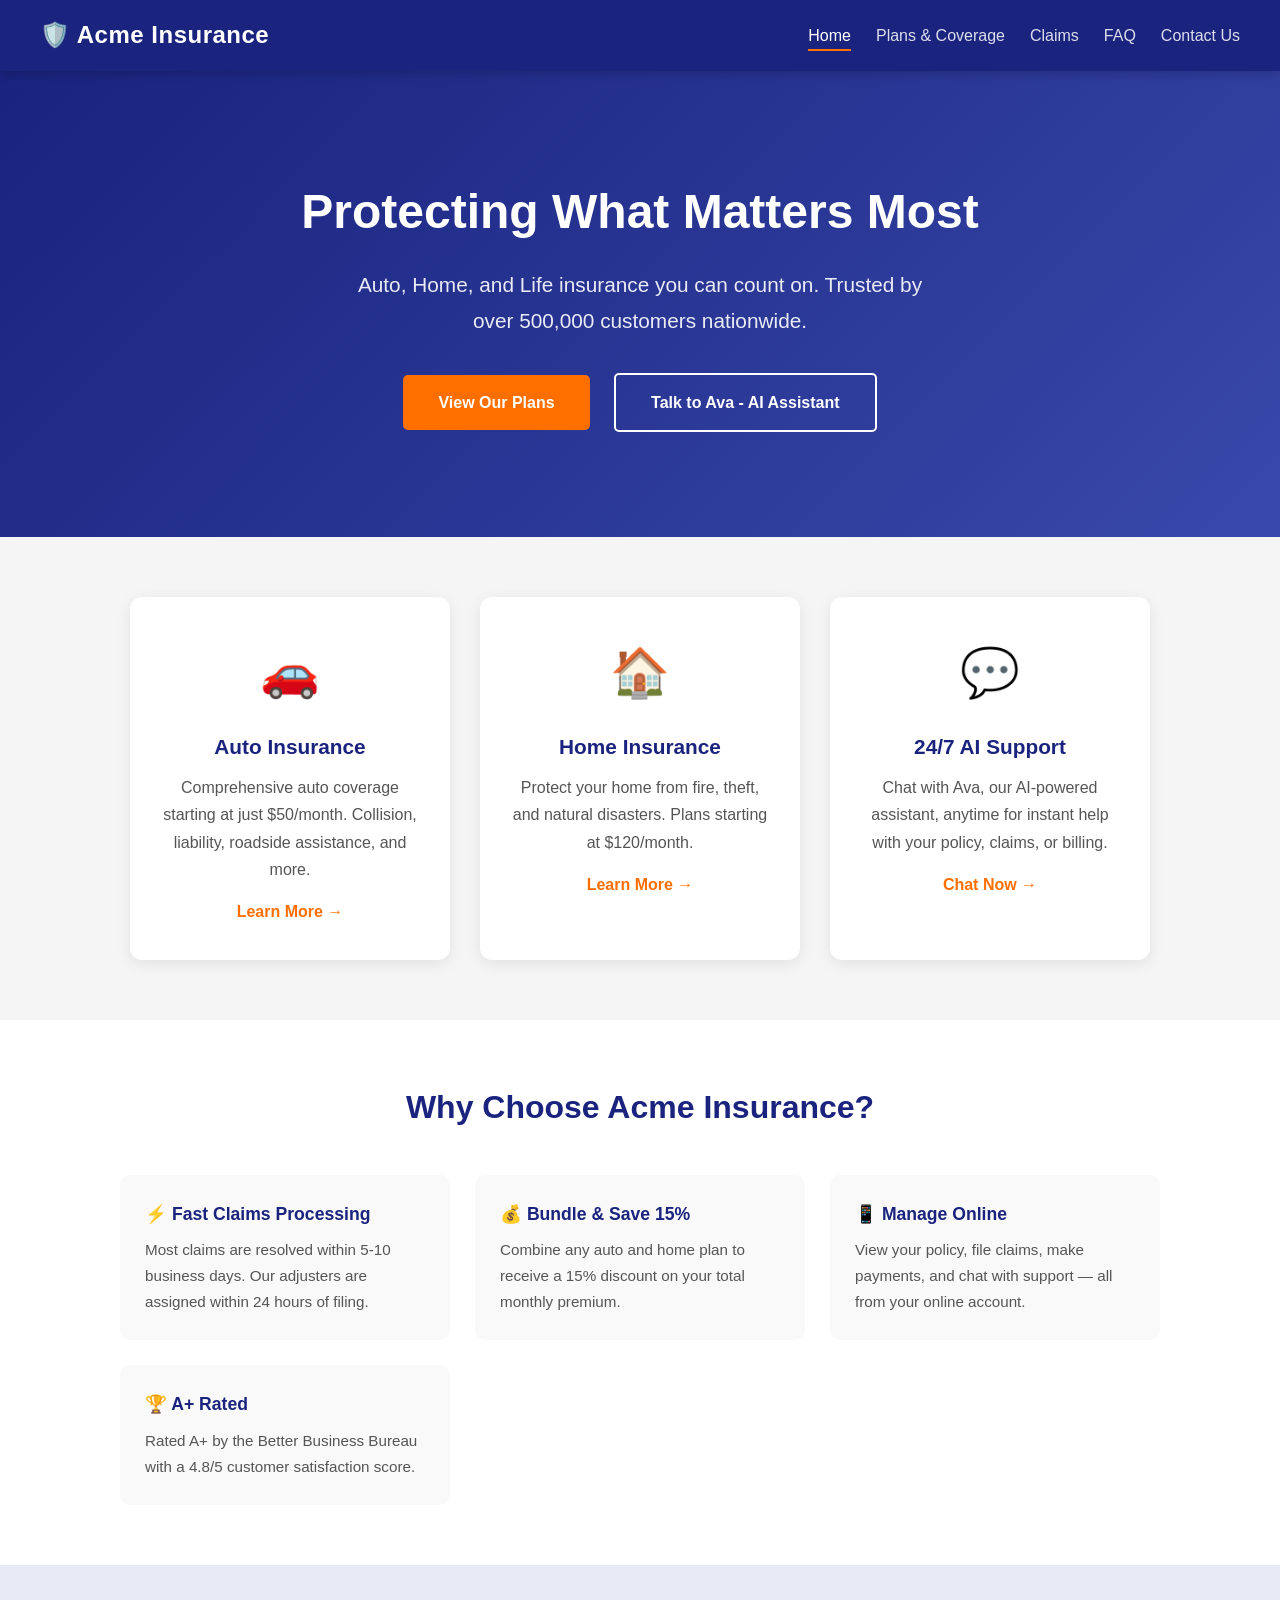
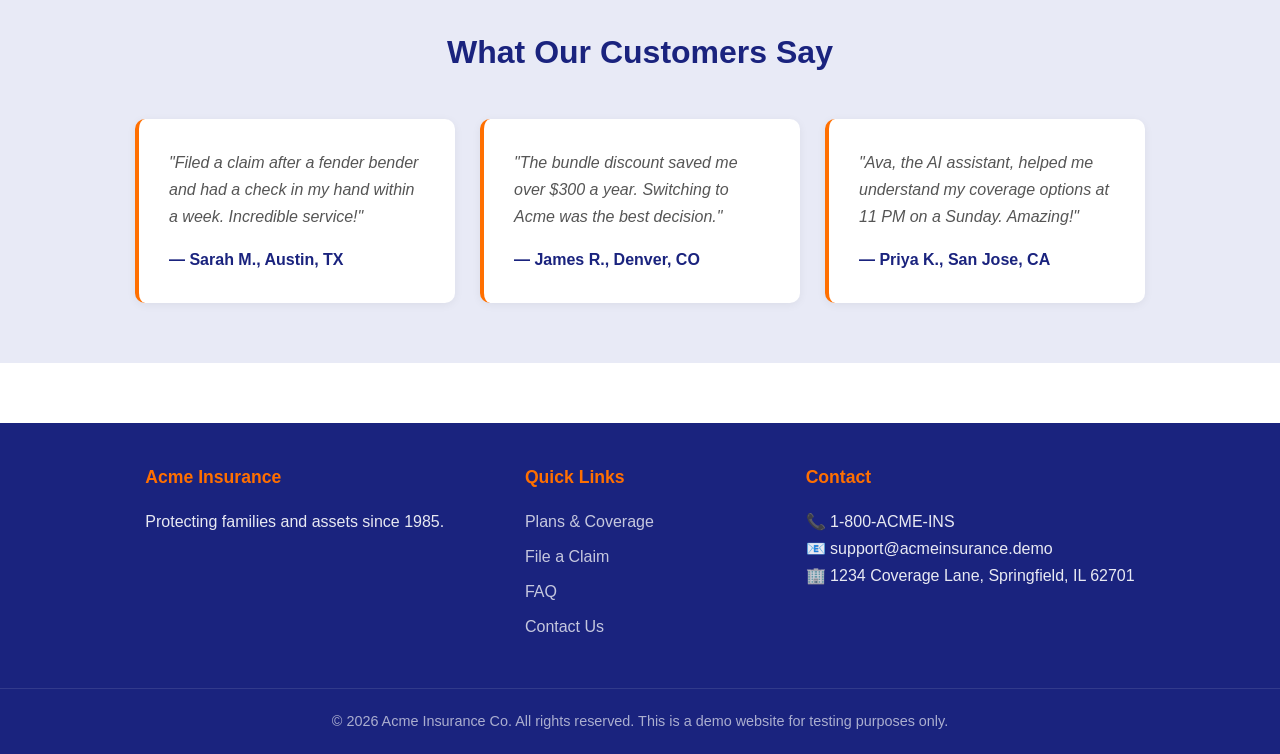
<file: index.html>
<!DOCTYPE html>
<html lang="en">
<head>
    <meta charset="UTF-8">
    <meta name="viewport" content="width=device-width, initial-scale=1.0">
    <title>Acme Insurance - Home</title>
    <link rel="stylesheet" href="style.css">
</head>
<body>

    <!-- Navigation -->
    <nav>
        <div class="logo">🛡️ Acme Insurance</div>
        <ul>
            <li><a href="index.html" class="active">Home</a></li>
            <li><a href="plans.html">Plans &amp; Coverage</a></li>
            <li><a href="claims.html">Claims</a></li>
            <li><a href="faq.html">FAQ</a></li>
            <li><a href="contact.html">Contact Us</a></li>
        </ul>
    </nav>

    <!-- Hero Section -->
    <header class="hero">
        <h1>Protecting What Matters Most</h1>
        <p>Auto, Home, and Life insurance you can count on. Trusted by over 500,000 customers nationwide.</p>
        <a href="plans.html" class="btn">View Our Plans</a>
        <a href="contact.html" class="btn btn-secondary">Talk to Ava - AI Assistant</a>
    </header>

    <!-- Features Section -->
    <section class="features">
        <div class="card">
            <div class="card-icon">🚗</div>
            <h3>Auto Insurance</h3>
            <p>Comprehensive auto coverage starting at just $50/month. Collision, liability, roadside assistance, and more.</p>
            <a href="plans.html">Learn More →</a>
        </div>
        <div class="card">
            <div class="card-icon">🏠</div>
            <h3>Home Insurance</h3>
            <p>Protect your home from fire, theft, and natural disasters. Plans starting at $120/month.</p>
            <a href="plans.html">Learn More →</a>
        </div>
        <div class="card">
            <div class="card-icon">💬</div>
            <h3>24/7 AI Support</h3>
            <p>Chat with Ava, our AI-powered assistant, anytime for instant help with your policy, claims, or billing.</p>
            <a href="contact.html">Chat Now →</a>
        </div>
    </section>

    <!-- Why Choose Us Section -->
    <section class="why-us">
        <h2>Why Choose Acme Insurance?</h2>
        <div class="why-us-grid">
            <div class="why-item">
                <h4>⚡ Fast Claims Processing</h4>
                <p>Most claims are resolved within 5-10 business days. Our adjusters are assigned within 24 hours of filing.</p>
            </div>
            <div class="why-item">
                <h4>💰 Bundle &amp; Save 15%</h4>
                <p>Combine any auto and home plan to receive a 15% discount on your total monthly premium.</p>
            </div>
            <div class="why-item">
                <h4>📱 Manage Online</h4>
                <p>View your policy, file claims, make payments, and chat with support — all from your online account.</p>
            </div>
            <div class="why-item">
                <h4>🏆 A+ Rated</h4>
                <p>Rated A+ by the Better Business Bureau with a 4.8/5 customer satisfaction score.</p>
            </div>
        </div>
    </section>

    <!-- Testimonials Section -->
    <section class="testimonials">
        <h2>What Our Customers Say</h2>
        <div class="testimonial-grid">
            <div class="testimonial">
                <p>"Filed a claim after a fender bender and had a check in my hand within a week. Incredible service!"</p>
                <strong>— Sarah M., Austin, TX</strong>
            </div>
            <div class="testimonial">
                <p>"The bundle discount saved me over $300 a year. Switching to Acme was the best decision."</p>
                <strong>— James R., Denver, CO</strong>
            </div>
            <div class="testimonial">
                <p>"Ava, the AI assistant, helped me understand my coverage options at 11 PM on a Sunday. Amazing!"</p>
                <strong>— Priya K., San Jose, CA</strong>
            </div>
        </div>
    </section>

    <!-- Footer -->
    <footer>
        <div class="footer-content">
            <div class="footer-section">
                <h4>Acme Insurance</h4>
                <p>Protecting families and assets since 1985.</p>
            </div>
            <div class="footer-section">
                <h4>Quick Links</h4>
                <ul>
                    <li><a href="plans.html">Plans &amp; Coverage</a></li>
                    <li><a href="claims.html">File a Claim</a></li>
                    <li><a href="faq.html">FAQ</a></li>
                    <li><a href="contact.html">Contact Us</a></li>
                </ul>
            </div>
            <div class="footer-section">
                <h4>Contact</h4>
                <p>📞 1-800-ACME-INS</p>
                <p>📧 support@acmeinsurance.demo</p>
                <p>🏢 1234 Coverage Lane, Springfield, IL 62701</p>
            </div>
        </div>
        <div class="footer-bottom">
            <p>&copy; 2026 Acme Insurance Co. All rights reserved. This is a demo website for testing purposes only.</p>
        </div>
    </footer>

</body>
</html>
</file>
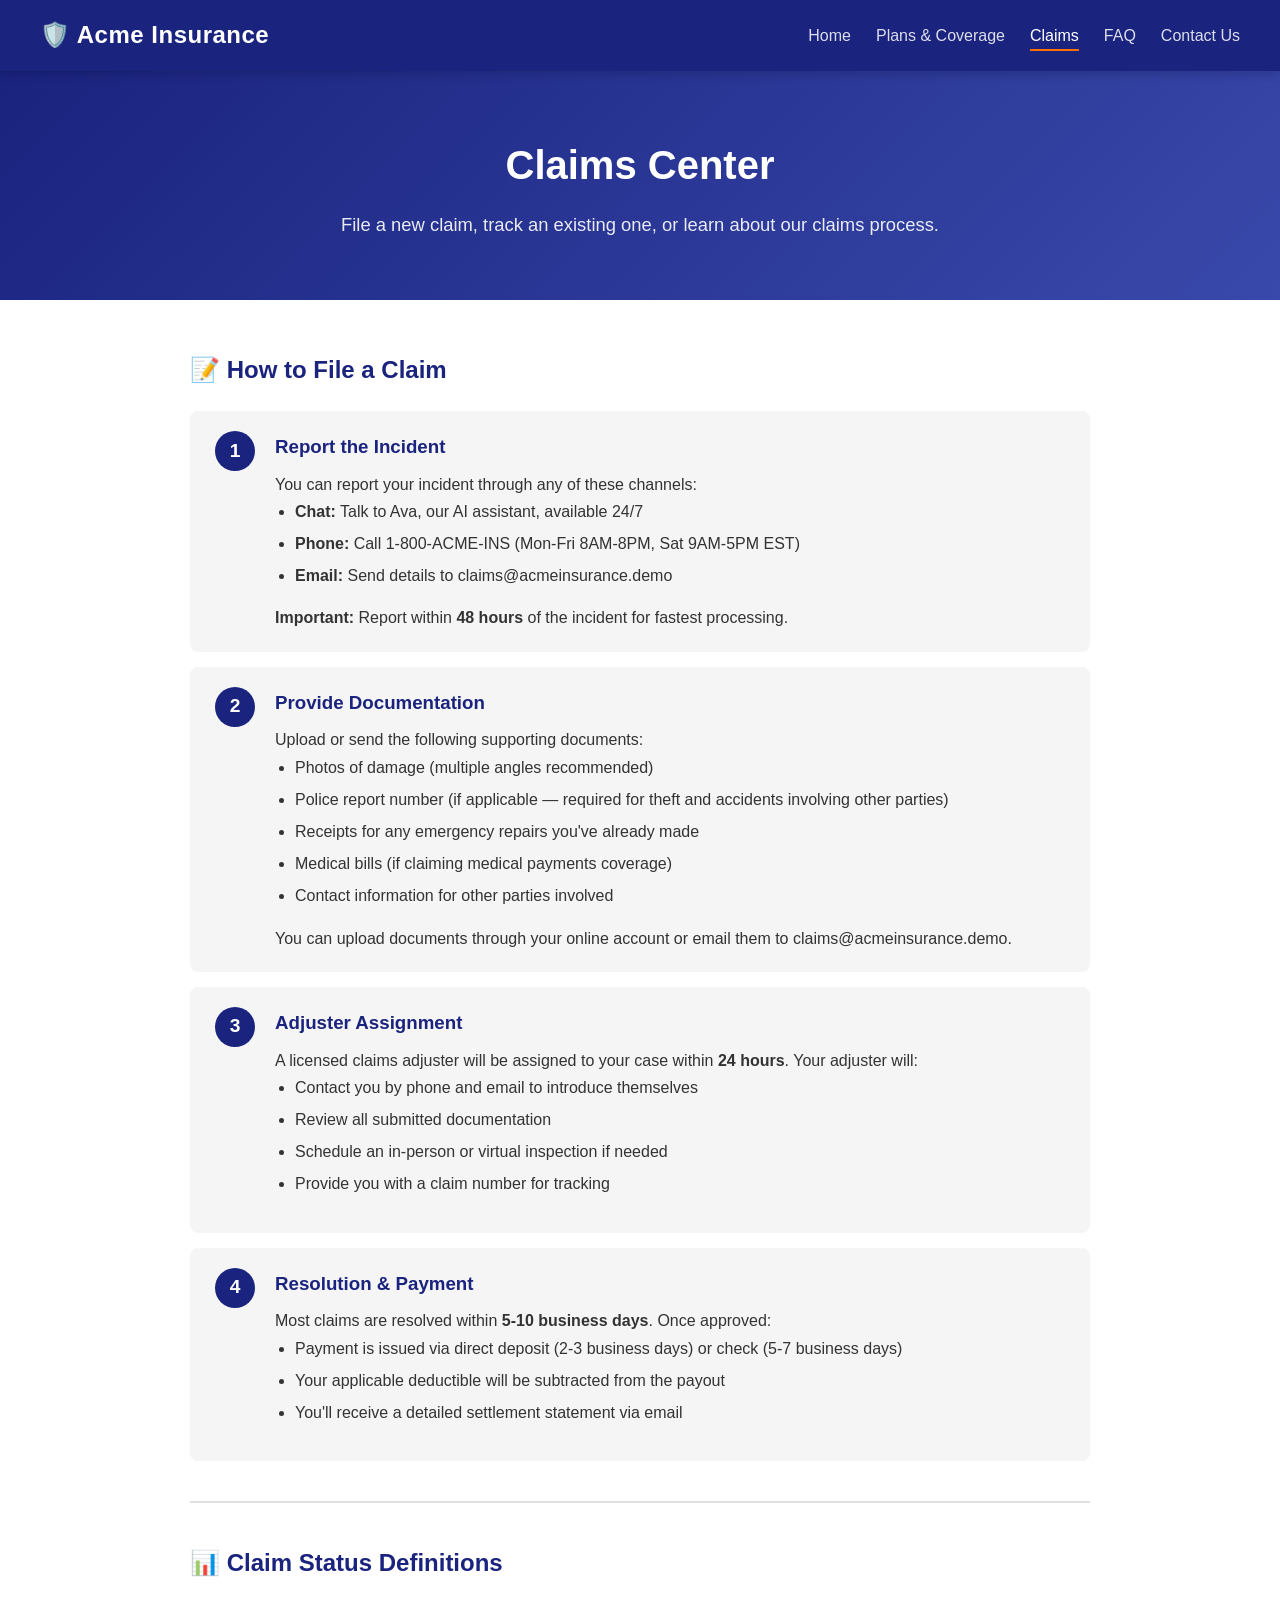
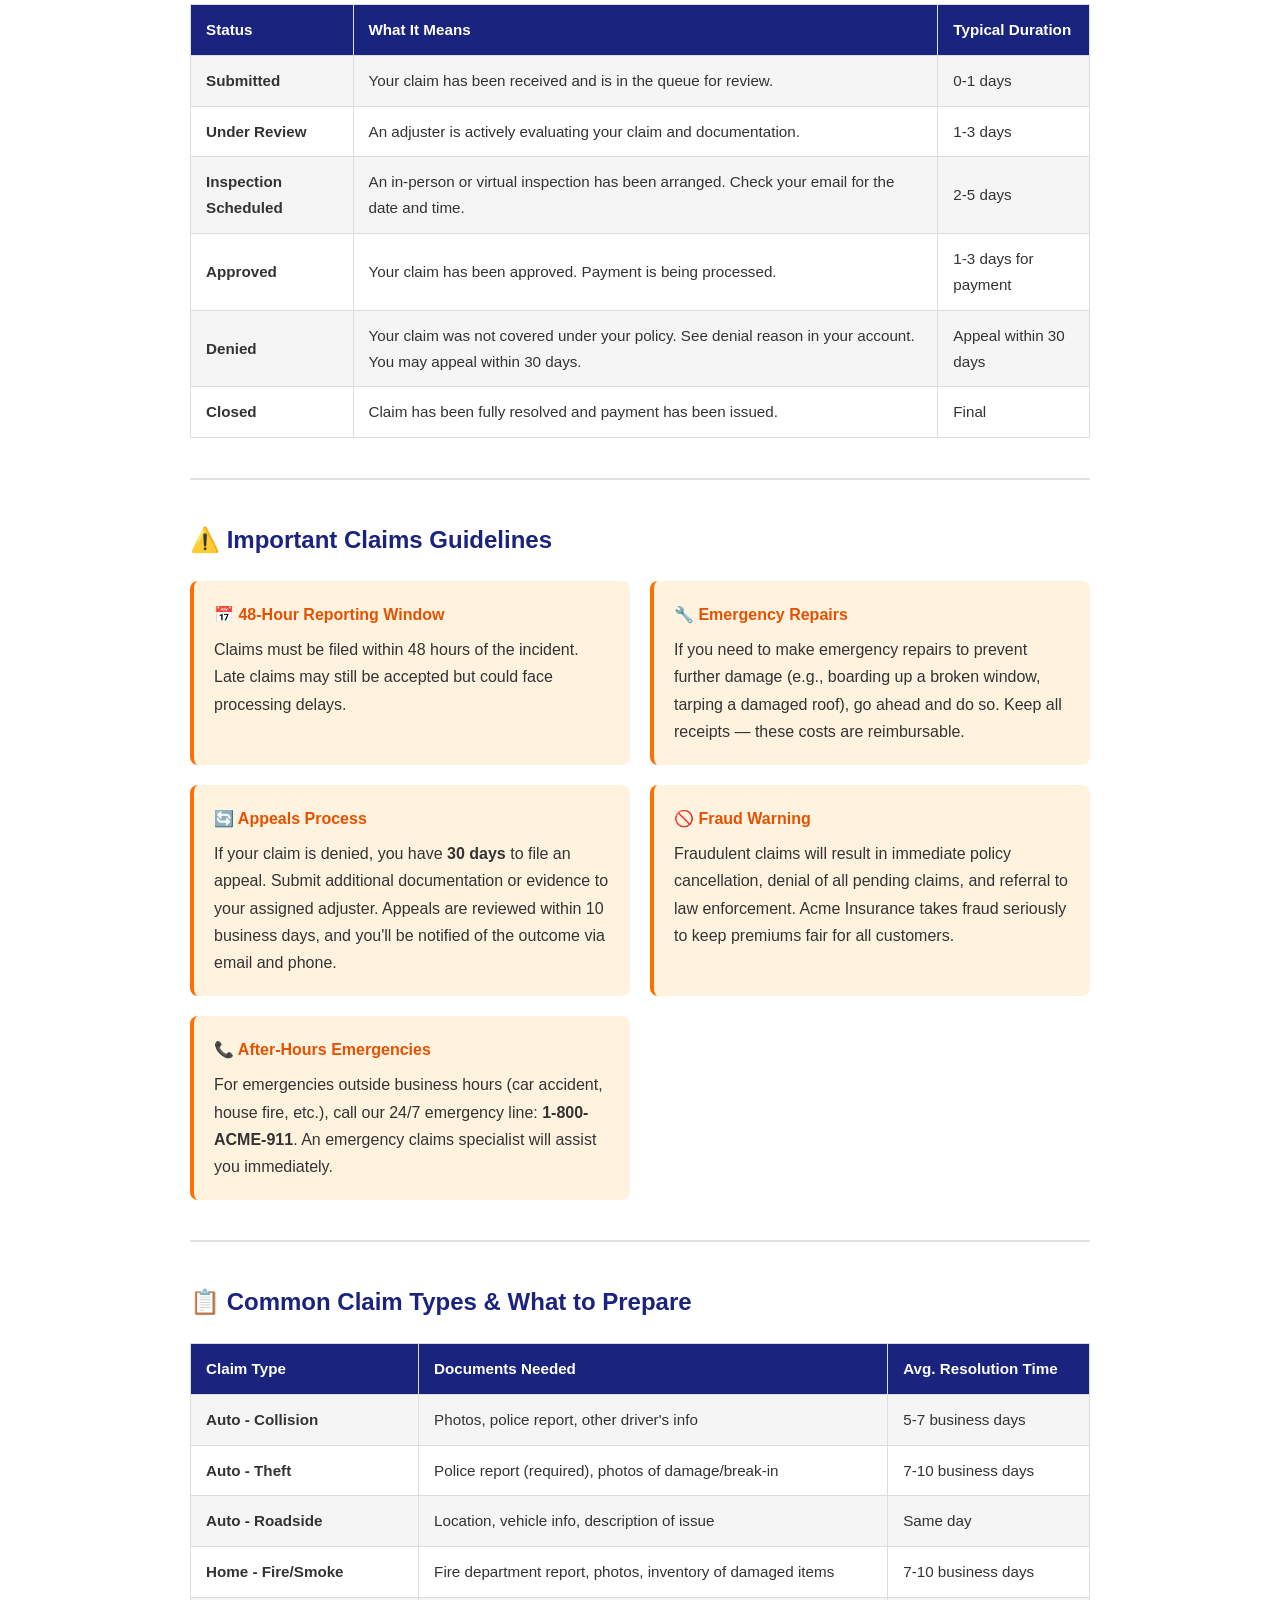
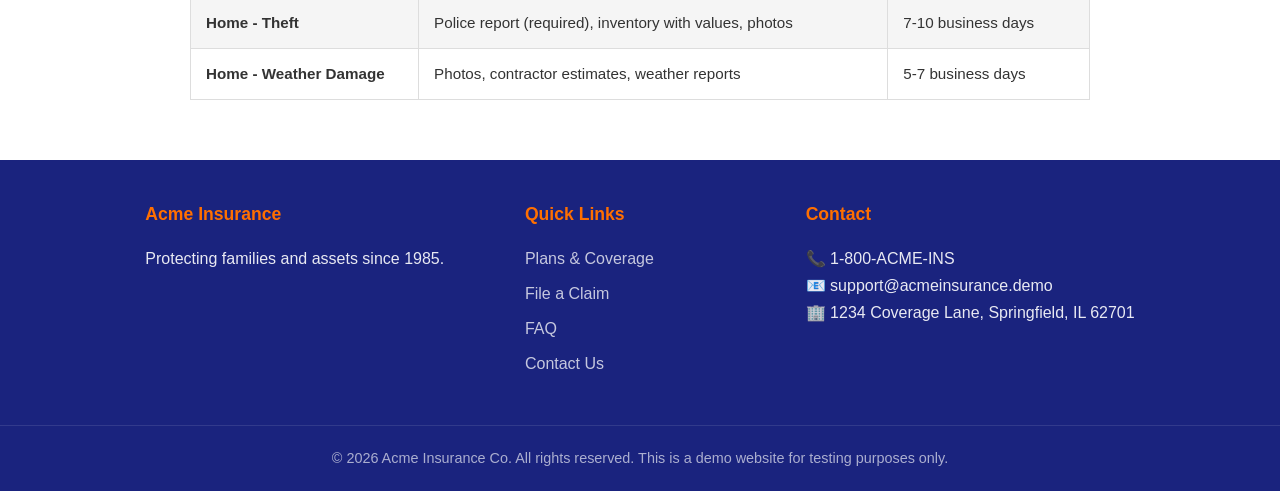
<file: claims.html>
<!DOCTYPE html>
<html lang="en">
<head>
    <meta charset="UTF-8">
    <meta name="viewport" content="width=device-width, initial-scale=1.0">
    <title>Acme Insurance - Claims</title>
    <link rel="stylesheet" href="style.css">
</head>
<body>

    <!-- Navigation -->
    <nav>
        <div class="logo">🛡️ Acme Insurance</div>
        <ul>
            <li><a href="index.html">Home</a></li>
            <li><a href="plans.html">Plans &amp; Coverage</a></li>
            <li><a href="claims.html" class="active">Claims</a></li>
            <li><a href="faq.html">FAQ</a></li>
            <li><a href="contact.html">Contact Us</a></li>
        </ul>
    </nav>

    <!-- Page Header -->
    <div class="page-header">
        <h1>Claims Center</h1>
        <p>File a new claim, track an existing one, or learn about our claims process.</p>
    </div>

    <!-- Claims Content -->
    <section class="content">

        <h2>📝 How to File a Claim</h2>

        <div class="steps">
            <div class="step">
                <div class="step-number">1</div>
                <div class="step-content">
                    <h3>Report the Incident</h3>
                    <p>You can report your incident through any of these channels:</p>
                    <ul>
                        <li><strong>Chat:</strong> Talk to Ava, our AI assistant, available 24/7</li>
                        <li><strong>Phone:</strong> Call 1-800-ACME-INS (Mon-Fri 8AM-8PM, Sat 9AM-5PM EST)</li>
                        <li><strong>Email:</strong> Send details to claims@acmeinsurance.demo</li>
                    </ul>
                    <p><strong>Important:</strong> Report within <strong>48 hours</strong> of the incident for fastest processing.</p>
                </div>
            </div>

            <div class="step">
                <div class="step-number">2</div>
                <div class="step-content">
                    <h3>Provide Documentation</h3>
                    <p>Upload or send the following supporting documents:</p>
                    <ul>
                        <li>Photos of damage (multiple angles recommended)</li>
                        <li>Police report number (if applicable — required for theft and accidents involving other parties)</li>
                        <li>Receipts for any emergency repairs you've already made</li>
                        <li>Medical bills (if claiming medical payments coverage)</li>
                        <li>Contact information for other parties involved</li>
                    </ul>
                    <p>You can upload documents through your online account or email them to claims@acmeinsurance.demo.</p>
                </div>
            </div>

            <div class="step">
                <div class="step-number">3</div>
                <div class="step-content">
                    <h3>Adjuster Assignment</h3>
                    <p>A licensed claims adjuster will be assigned to your case within <strong>24 hours</strong>. Your adjuster will:</p>
                    <ul>
                        <li>Contact you by phone and email to introduce themselves</li>
                        <li>Review all submitted documentation</li>
                        <li>Schedule an in-person or virtual inspection if needed</li>
                        <li>Provide you with a claim number for tracking</li>
                    </ul>
                </div>
            </div>

            <div class="step">
                <div class="step-number">4</div>
                <div class="step-content">
                    <h3>Resolution &amp; Payment</h3>
                    <p>Most claims are resolved within <strong>5-10 business days</strong>. Once approved:</p>
                    <ul>
                        <li>Payment is issued via direct deposit (2-3 business days) or check (5-7 business days)</li>
                        <li>Your applicable deductible will be subtracted from the payout</li>
                        <li>You'll receive a detailed settlement statement via email</li>
                    </ul>
                </div>
            </div>
        </div>

        <hr>

        <h2>📊 Claim Status Definitions</h2>

        <table>
            <tr>
                <th>Status</th>
                <th>What It Means</th>
                <th>Typical Duration</th>
            </tr>
            <tr>
                <td><strong>Submitted</strong></td>
                <td>Your claim has been received and is in the queue for review.</td>
                <td>0-1 days</td>
            </tr>
            <tr>
                <td><strong>Under Review</strong></td>
                <td>An adjuster is actively evaluating your claim and documentation.</td>
                <td>1-3 days</td>
            </tr>
            <tr>
                <td><strong>Inspection Scheduled</strong></td>
                <td>An in-person or virtual inspection has been arranged. Check your email for the date and time.</td>
                <td>2-5 days</td>
            </tr>
            <tr>
                <td><strong>Approved</strong></td>
                <td>Your claim has been approved. Payment is being processed.</td>
                <td>1-3 days for payment</td>
            </tr>
            <tr>
                <td><strong>Denied</strong></td>
                <td>Your claim was not covered under your policy. See denial reason in your account. You may appeal within 30 days.</td>
                <td>Appeal within 30 days</td>
            </tr>
            <tr>
                <td><strong>Closed</strong></td>
                <td>Claim has been fully resolved and payment has been issued.</td>
                <td>Final</td>
            </tr>
        </table>

        <hr>

        <h2>⚠️ Important Claims Guidelines</h2>

        <div class="guidelines">
            <div class="guideline-item">
                <h4>📅 48-Hour Reporting Window</h4>
                <p>Claims must be filed within 48 hours of the incident. Late claims may still be accepted but could face processing delays.</p>
            </div>
            <div class="guideline-item">
                <h4>🔧 Emergency Repairs</h4>
                <p>If you need to make emergency repairs to prevent further damage (e.g., boarding up a broken window, tarping a damaged roof), go ahead and do so. Keep all receipts — these costs are reimbursable.</p>
            </div>
            <div class="guideline-item">
                <h4>🔄 Appeals Process</h4>
                <p>If your claim is denied, you have <strong>30 days</strong> to file an appeal. Submit additional documentation or evidence to your assigned adjuster. Appeals are reviewed within 10 business days, and you'll be notified of the outcome via email and phone.</p>
            </div>
            <div class="guideline-item">
                <h4>🚫 Fraud Warning</h4>
                <p>Fraudulent claims will result in immediate policy cancellation, denial of all pending claims, and referral to law enforcement. Acme Insurance takes fraud seriously to keep premiums fair for all customers.</p>
            </div>
            <div class="guideline-item">
                <h4>📞 After-Hours Emergencies</h4>
                <p>For emergencies outside business hours (car accident, house fire, etc.), call our 24/7 emergency line: <strong>1-800-ACME-911</strong>. An emergency claims specialist will assist you immediately.</p>
            </div>
        </div>

        <hr>

        <h2>📋 Common Claim Types &amp; What to Prepare</h2>

        <table>
            <tr>
                <th>Claim Type</th>
                <th>Documents Needed</th>
                <th>Avg. Resolution Time</th>
            </tr>
            <tr>
                <td><strong>Auto - Collision</strong></td>
                <td>Photos, police report, other driver's info</td>
                <td>5-7 business days</td>
            </tr>
            <tr>
                <td><strong>Auto - Theft</strong></td>
                <td>Police report (required), photos of damage/break-in</td>
                <td>7-10 business days</td>
            </tr>
            <tr>
                <td><strong>Auto - Roadside</strong></td>
                <td>Location, vehicle info, description of issue</td>
                <td>Same day</td>
            </tr>
            <tr>
                <td><strong>Home - Fire/Smoke</strong></td>
                <td>Fire department report, photos, inventory of damaged items</td>
                <td>7-10 business days</td>
            </tr>
            <tr>
                <td><strong>Home - Theft</strong></td>
                <td>Police report (required), inventory with values, photos</td>
                <td>7-10 business days</td>
            </tr>
            <tr>
                <td><strong>Home - Weather Damage</strong></td>
                <td>Photos, contractor estimates, weather reports</td>
                <td>5-7 business days</td>
            </tr>
        </table>

    </section>

    <!-- Footer -->
    <footer>
        <div class="footer-content">
            <div class="footer-section">
                <h4>Acme Insurance</h4>
                <p>Protecting families and assets since 1985.</p>
            </div>
            <div class="footer-section">
                <h4>Quick Links</h4>
                <ul>
                    <li><a href="plans.html">Plans &amp; Coverage</a></li>
                    <li><a href="claims.html">File a Claim</a></li>
                    <li><a href="faq.html">FAQ</a></li>
                    <li><a href="contact.html">Contact Us</a></li>
                </ul>
            </div>
            <div class="footer-section">
                <h4>Contact</h4>
                <p>📞 1-800-ACME-INS</p>
                <p>📧 support@acmeinsurance.demo</p>
                <p>🏢 1234 Coverage Lane, Springfield, IL 62701</p>
            </div>
        </div>
        <div class="footer-bottom">
            <p>&copy; 2026 Acme Insurance Co. All rights reserved. This is a demo website for testing purposes only.</p>
        </div>
    </footer>

</body>
</html>
</file>
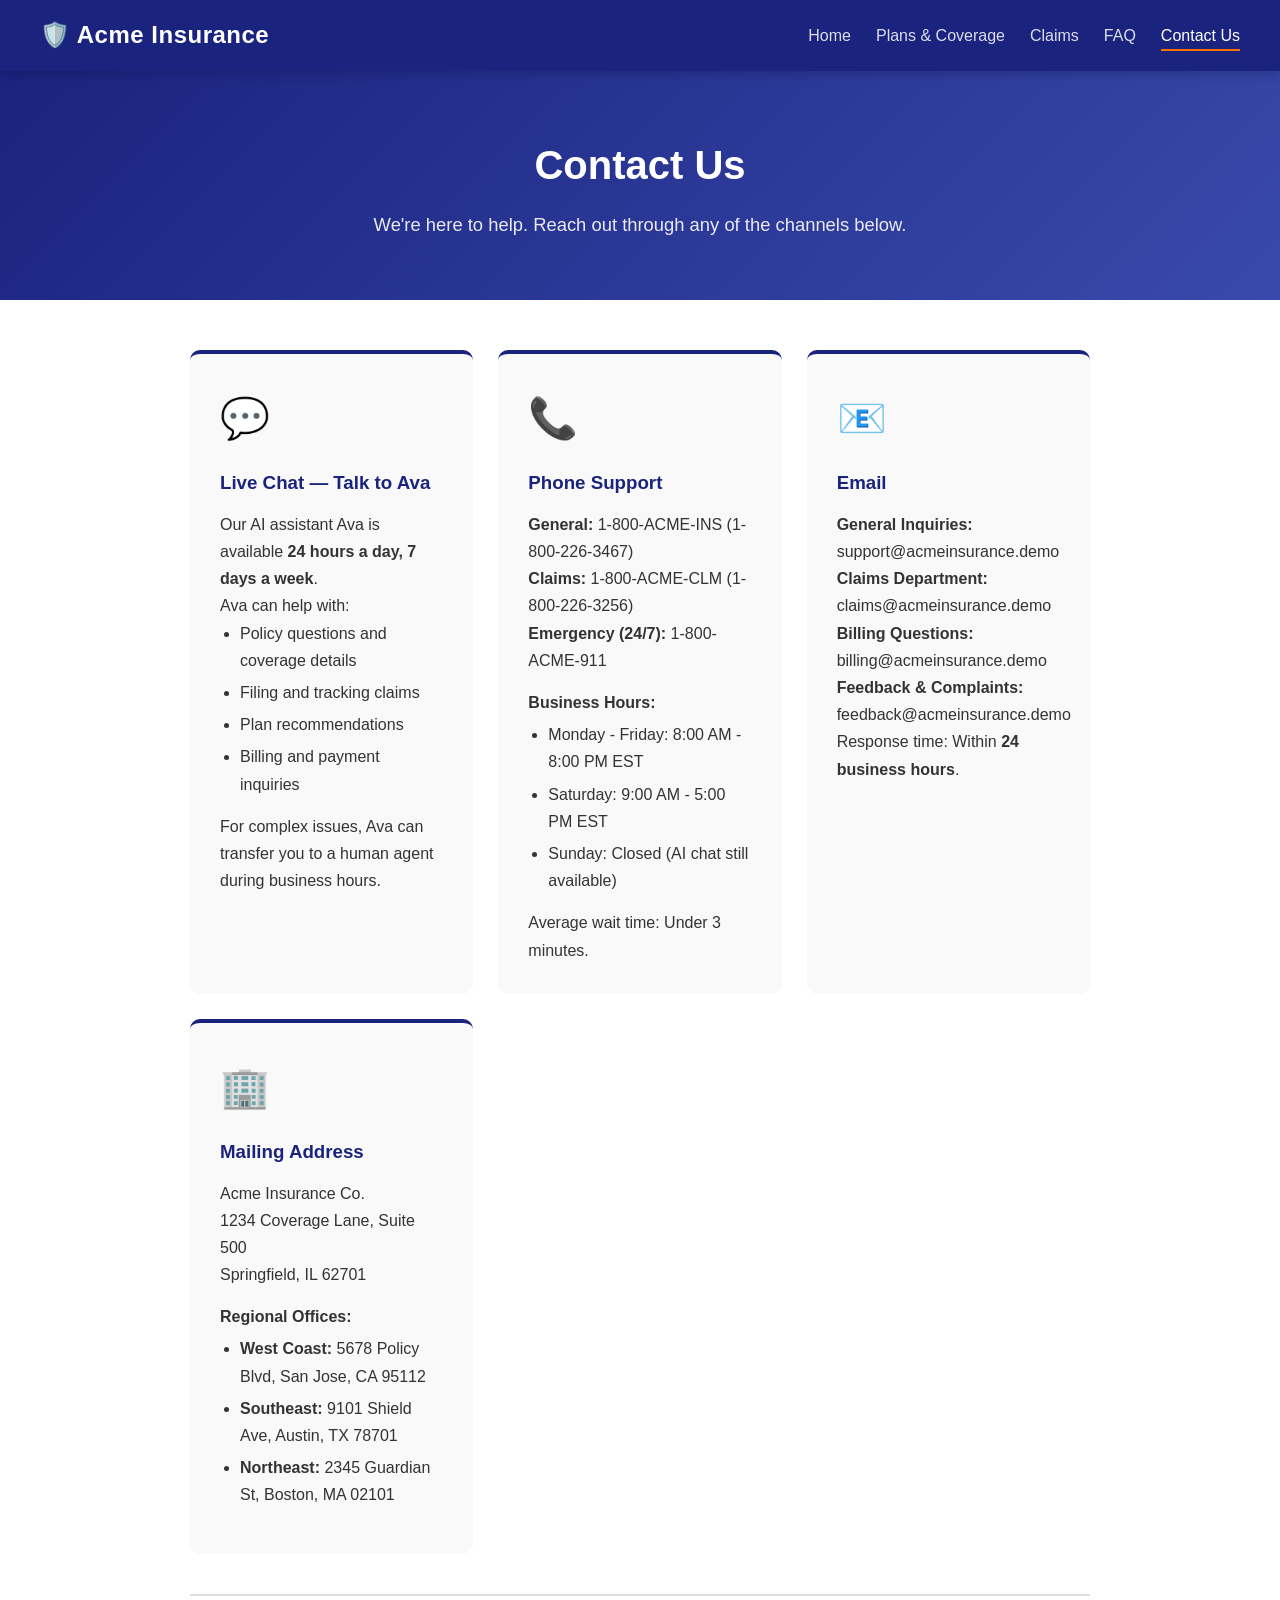
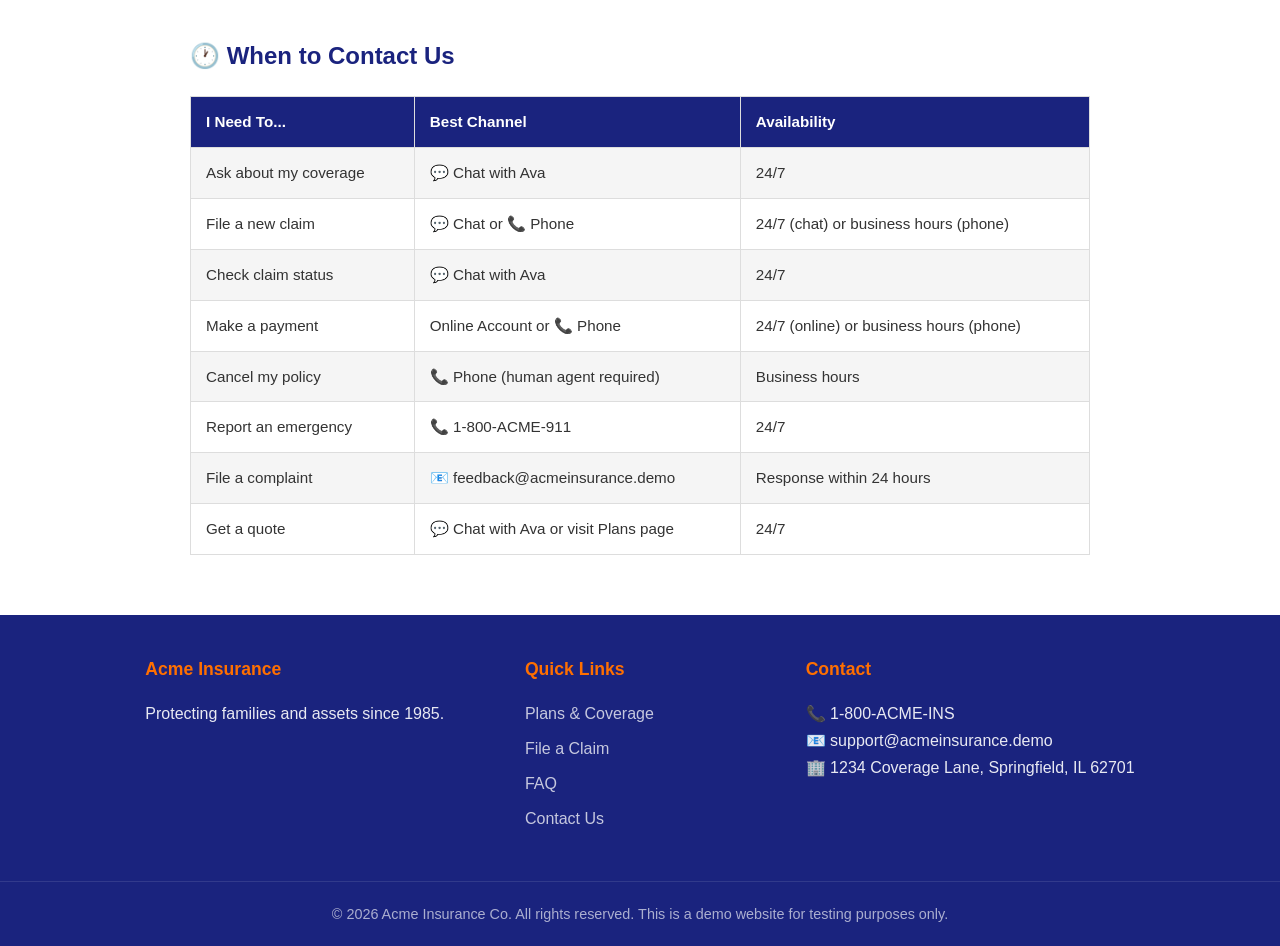
<file: contact.html>
<!DOCTYPE html>
<html lang="en">
<head>
    <meta charset="UTF-8">
    <meta name="viewport" content="width=device-width, initial-scale=1.0">
    <title>Acme Insurance - Contact Us</title>
    <link rel="stylesheet" href="style.css">
</head>
<body>

    <!-- Navigation -->
    <nav>
        <div class="logo">🛡️ Acme Insurance</div>
        <ul>
            <li><a href="index.html">Home</a></li>
            <li><a href="plans.html">Plans &amp; Coverage</a></li>
            <li><a href="claims.html">Claims</a></li>
            <li><a href="faq.html">FAQ</a></li>
            <li><a href="contact.html" class="active">Contact Us</a></li>
        </ul>
    </nav>

    <!-- Page Header -->
    <div class="page-header">
        <h1>Contact Us</h1>
        <p>We're here to help. Reach out through any of the channels below.</p>
    </div>

    <!-- Contact Content -->
    <section class="content">

        <div class="contact-grid">

            <div class="contact-card">
                <div class="contact-icon">💬</div>
                <h3>Live Chat — Talk to Ava</h3>
                <p>Our AI assistant Ava is available <strong>24 hours a day, 7 days a week</strong>.</p>
                <p>Ava can help with:</p>
                <ul>
                    <li>Policy questions and coverage details</li>
                    <li>Filing and tracking claims</li>
                    <li>Plan recommendations</li>
                    <li>Billing and payment inquiries</li>
                </ul>
                <p>For complex issues, Ava can transfer you to a human agent during business hours.</p>
            </div>

            <div class="contact-card">
                <div class="contact-icon">📞</div>
                <h3>Phone Support</h3>
                <p><strong>General:</strong> 1-800-ACME-INS (1-800-226-3467)</p>
                <p><strong>Claims:</strong> 1-800-ACME-CLM (1-800-226-3256)</p>
                <p><strong>Emergency (24/7):</strong> 1-800-ACME-911</p>
                <h4>Business Hours:</h4>
                <ul>
                    <li>Monday - Friday: 8:00 AM - 8:00 PM EST</li>
                    <li>Saturday: 9:00 AM - 5:00 PM EST</li>
                    <li>Sunday: Closed (AI chat still available)</li>
                </ul>
                <p>Average wait time: Under 3 minutes.</p>
            </div>

            <div class="contact-card">
                <div class="contact-icon">📧</div>
                <h3>Email</h3>
                <p><strong>General Inquiries:</strong> support@acmeinsurance.demo</p>
                <p><strong>Claims Department:</strong> claims@acmeinsurance.demo</p>
                <p><strong>Billing Questions:</strong> billing@acmeinsurance.demo</p>
                <p><strong>Feedback &amp; Complaints:</strong> feedback@acmeinsurance.demo</p>
                <p>Response time: Within <strong>24 business hours</strong>.</p>
            </div>

            <div class="contact-card">
                <div class="contact-icon">🏢</div>
                <h3>Mailing Address</h3>
                <p>Acme Insurance Co.<br>
                1234 Coverage Lane, Suite 500<br>
                Springfield, IL 62701</p>
                <h4>Regional Offices:</h4>
                <ul>
                    <li><strong>West Coast:</strong> 5678 Policy Blvd, San Jose, CA 95112</li>
                    <li><strong>Southeast:</strong> 9101 Shield Ave, Austin, TX 78701</li>
                    <li><strong>Northeast:</strong> 2345 Guardian St, Boston, MA 02101</li>
                </ul>
            </div>

        </div>

        <hr>

        <h2>🕐 When to Contact Us</h2>

        <table>
            <tr>
                <th>I Need To...</th>
                <th>Best Channel</th>
                <th>Availability</th>
            </tr>
            <tr>
                <td>Ask about my coverage</td>
                <td>💬 Chat with Ava</td>
                <td>24/7</td>
            </tr>
            <tr>
                <td>File a new claim</td>
                <td>💬 Chat or 📞 Phone</td>
                <td>24/7 (chat) or business hours (phone)</td>
            </tr>
            <tr>
                <td>Check claim status</td>
                <td>💬 Chat with Ava</td>
                <td>24/7</td>
            </tr>
            <tr>
                <td>Make a payment</td>
                <td>Online Account or 📞 Phone</td>
                <td>24/7 (online) or business hours (phone)</td>
            </tr>
            <tr>
                <td>Cancel my policy</td>
                <td>📞 Phone (human agent required)</td>
                <td>Business hours</td>
            </tr>
            <tr>
                <td>Report an emergency</td>
                <td>📞 1-800-ACME-911</td>
                <td>24/7</td>
            </tr>
            <tr>
                <td>File a complaint</td>
                <td>📧 feedback@acmeinsurance.demo</td>
                <td>Response within 24 hours</td>
            </tr>
            <tr>
                <td>Get a quote</td>
                <td>💬 Chat with Ava or visit Plans page</td>
                <td>24/7</td>
            </tr>
        </table>

    </section>

    <!-- Footer -->
    <footer>
        <div class="footer-content">
            <div class="footer-section">
                <h4>Acme Insurance</h4>
                <p>Protecting families and assets since 1985.</p>
            </div>
            <div class="footer-section">
                <h4>Quick Links</h4>
                <ul>
                    <li><a href="plans.html">Plans &amp; Coverage</a></li>
                    <li><a href="claims.html">File a Claim</a></li>
                    <li><a href="faq.html">FAQ</a></li>
                    <li><a href="contact.html">Contact Us</a></li>
                </ul>
            </div>
            <div class="footer-section">
                <h4>Contact</h4>
                <p>📞 1-800-ACME-INS</p>
                <p>📧 support@acmeinsurance.demo</p>
                <p>🏢 1234 Coverage Lane, Springfield, IL 62701</p>
            </div>
        </div>
        <div class="footer-bottom">
            <p>&copy; 2026 Acme Insurance Co. All rights reserved. This is a demo website for testing purposes only.</p>
        </div>
    </footer>

</body>
</html>
</file>
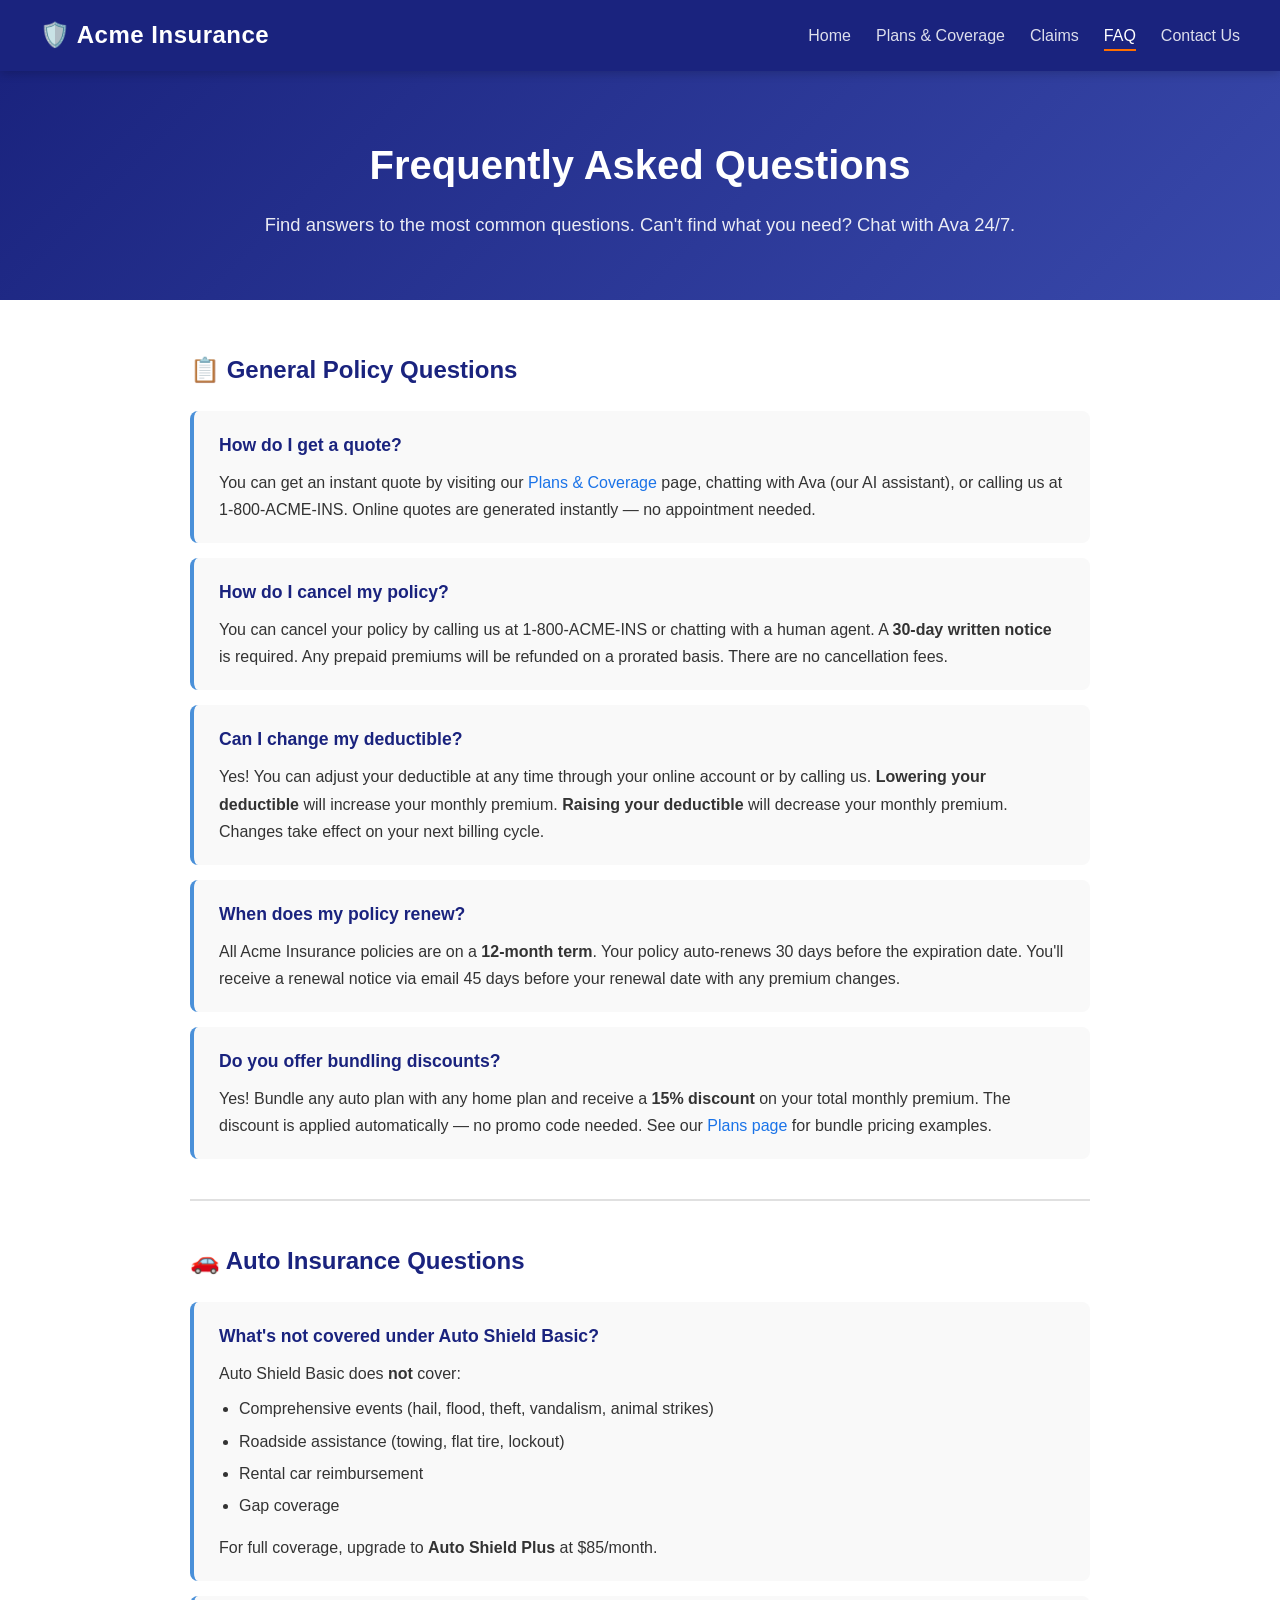
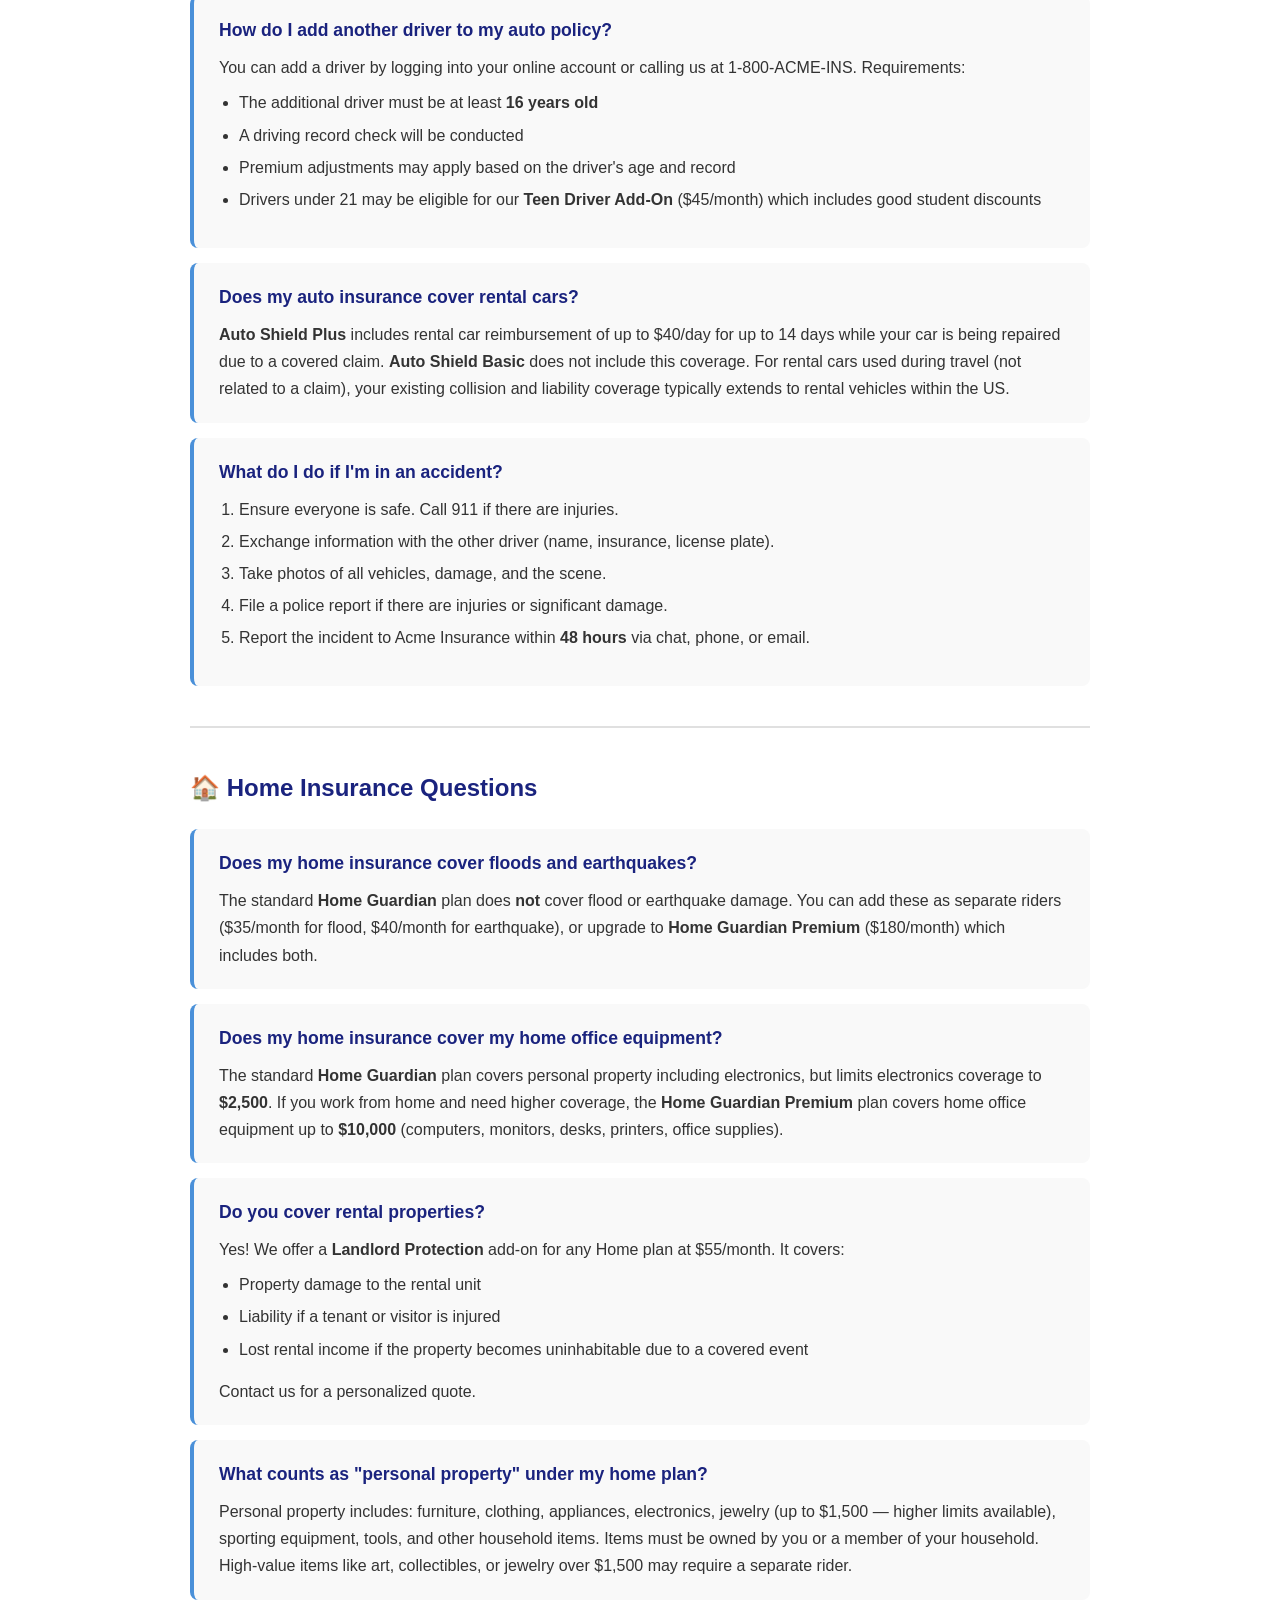
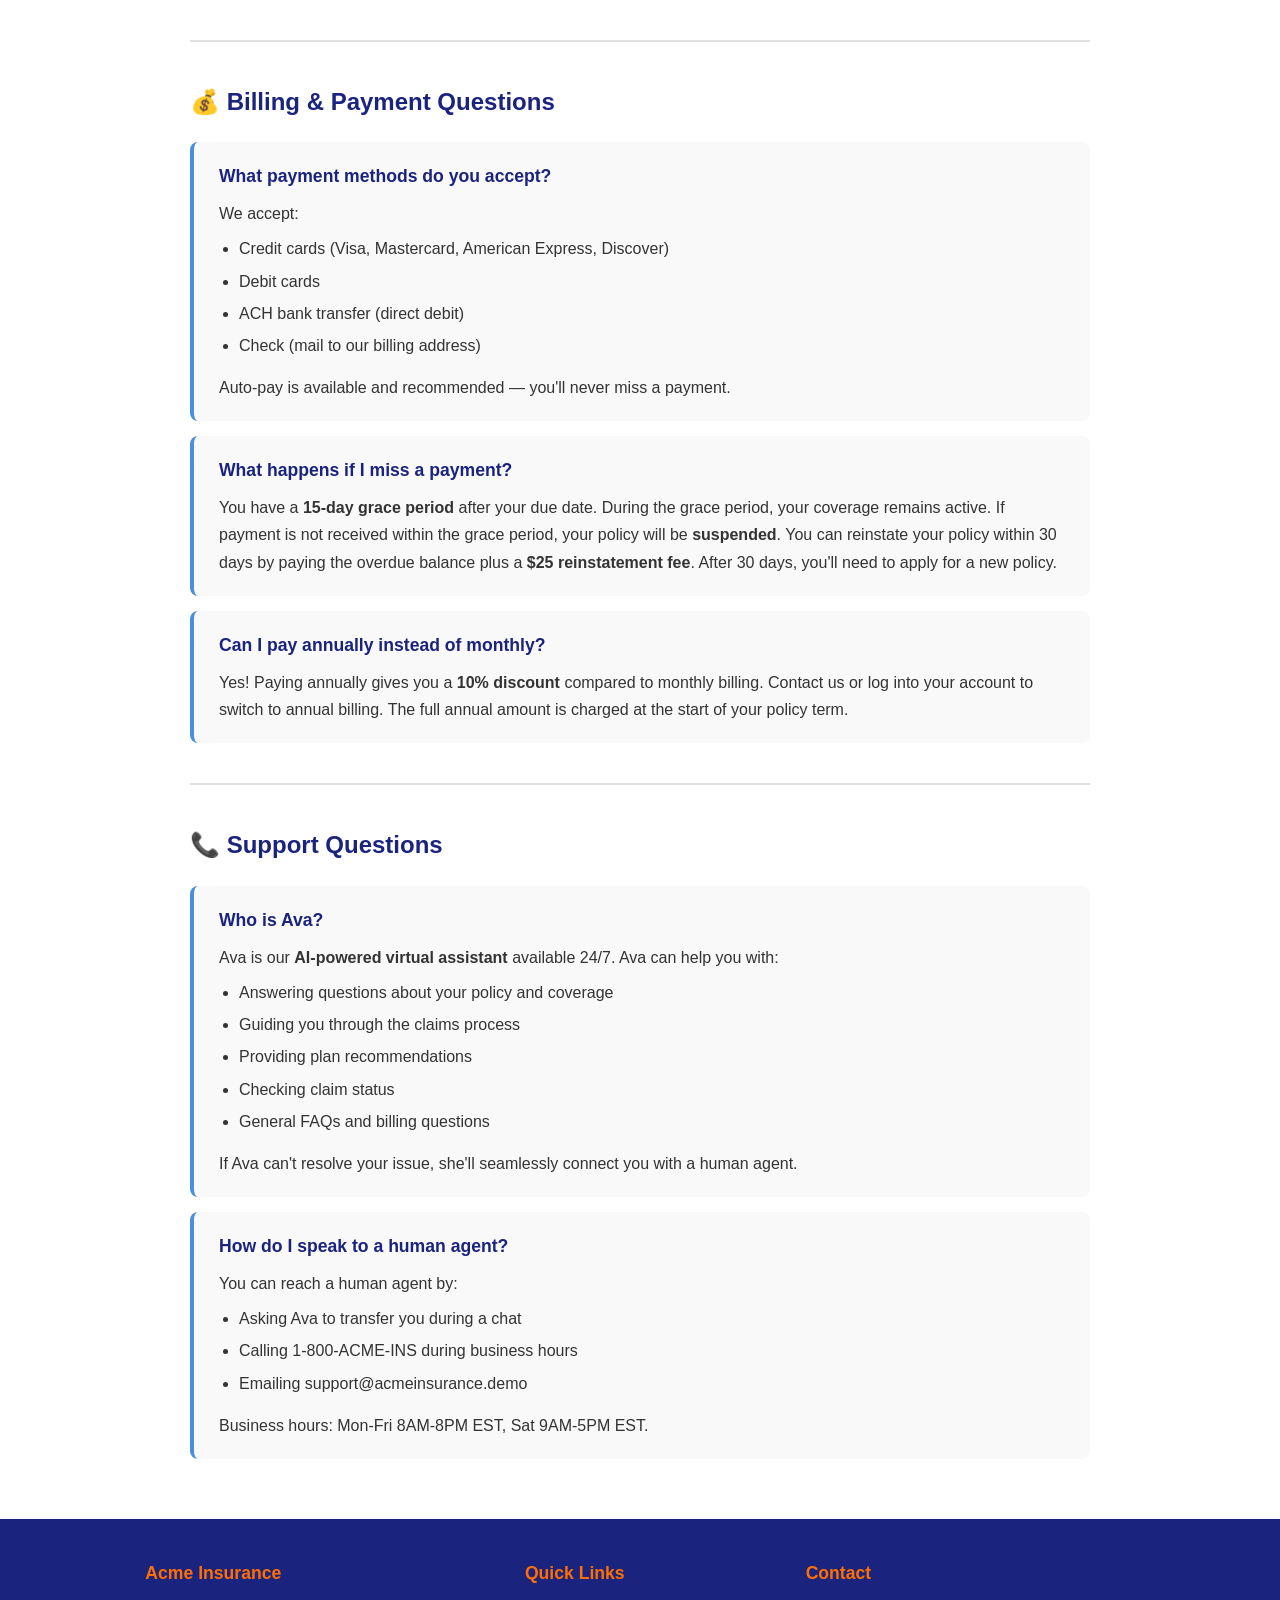
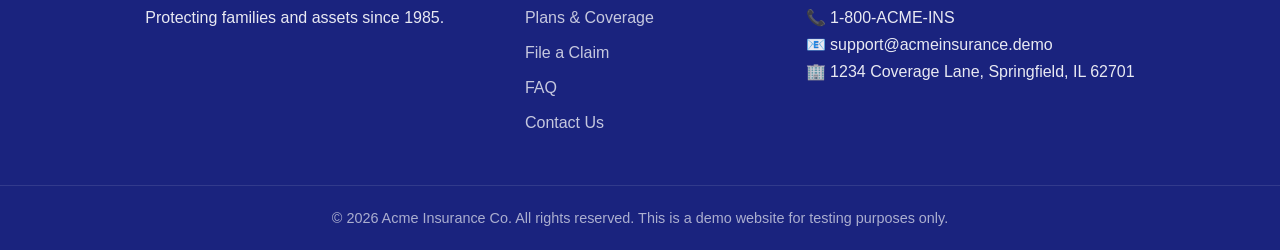
<file: faq.html>
<!DOCTYPE html>
<html lang="en">
<head>
    <meta charset="UTF-8">
    <meta name="viewport" content="width=device-width, initial-scale=1.0">
    <title>Acme Insurance - FAQ</title>
    <link rel="stylesheet" href="style.css">
</head>
<body>

    <!-- Navigation -->
    <nav>
        <div class="logo">🛡️ Acme Insurance</div>
        <ul>
            <li><a href="index.html">Home</a></li>
            <li><a href="plans.html">Plans &amp; Coverage</a></li>
            <li><a href="claims.html">Claims</a></li>
            <li><a href="faq.html" class="active">FAQ</a></li>
            <li><a href="contact.html">Contact Us</a></li>
        </ul>
    </nav>

    <!-- Page Header -->
    <div class="page-header">
        <h1>Frequently Asked Questions</h1>
        <p>Find answers to the most common questions. Can't find what you need? Chat with Ava 24/7.</p>
    </div>

    <!-- FAQ Content -->
    <section class="content">

        <h2>📋 General Policy Questions</h2>

        <div class="faq-item">
            <h3>How do I get a quote?</h3>
            <p>You can get an instant quote by visiting our <a href="plans.html">Plans &amp; Coverage</a> page, chatting with Ava (our AI assistant), or calling us at 1-800-ACME-INS. Online quotes are generated instantly — no appointment needed.</p>
        </div>

        <div class="faq-item">
            <h3>How do I cancel my policy?</h3>
            <p>You can cancel your policy by calling us at 1-800-ACME-INS or chatting with a human agent. A <strong>30-day written notice</strong> is required. Any prepaid premiums will be refunded on a prorated basis. There are no cancellation fees.</p>
        </div>

        <div class="faq-item">
            <h3>Can I change my deductible?</h3>
            <p>Yes! You can adjust your deductible at any time through your online account or by calling us. <strong>Lowering your deductible</strong> will increase your monthly premium. <strong>Raising your deductible</strong> will decrease your monthly premium. Changes take effect on your next billing cycle.</p>
        </div>

        <div class="faq-item">
            <h3>When does my policy renew?</h3>
            <p>All Acme Insurance policies are on a <strong>12-month term</strong>. Your policy auto-renews 30 days before the expiration date. You'll receive a renewal notice via email 45 days before your renewal date with any premium changes.</p>
        </div>

        <div class="faq-item">
            <h3>Do you offer bundling discounts?</h3>
            <p>Yes! Bundle any auto plan with any home plan and receive a <strong>15% discount</strong> on your total monthly premium. The discount is applied automatically — no promo code needed. See our <a href="plans.html">Plans page</a> for bundle pricing examples.</p>
        </div>

        <hr>

        <h2>🚗 Auto Insurance Questions</h2>

        <div class="faq-item">
            <h3>What's not covered under Auto Shield Basic?</h3>
            <p>Auto Shield Basic does <strong>not</strong> cover:</p>
            <ul>
                <li>Comprehensive events (hail, flood, theft, vandalism, animal strikes)</li>
                <li>Roadside assistance (towing, flat tire, lockout)</li>
                <li>Rental car reimbursement</li>
                <li>Gap coverage</li>
            </ul>
            <p>For full coverage, upgrade to <strong>Auto Shield Plus</strong> at $85/month.</p>
        </div>

        <div class="faq-item">
            <h3>How do I add another driver to my auto policy?</h3>
            <p>You can add a driver by logging into your online account or calling us at 1-800-ACME-INS. Requirements:</p>
            <ul>
                <li>The additional driver must be at least <strong>16 years old</strong></li>
                <li>A driving record check will be conducted</li>
                <li>Premium adjustments may apply based on the driver's age and record</li>
                <li>Drivers under 21 may be eligible for our <strong>Teen Driver Add-On</strong> ($45/month) which includes good student discounts</li>
            </ul>
        </div>

        <div class="faq-item">
            <h3>Does my auto insurance cover rental cars?</h3>
            <p><strong>Auto Shield Plus</strong> includes rental car reimbursement of up to $40/day for up to 14 days while your car is being repaired due to a covered claim. <strong>Auto Shield Basic</strong> does not include this coverage. For rental cars used during travel (not related to a claim), your existing collision and liability coverage typically extends to rental vehicles within the US.</p>
        </div>

        <div class="faq-item">
            <h3>What do I do if I'm in an accident?</h3>
            <ol>
                <li>Ensure everyone is safe. Call 911 if there are injuries.</li>
                <li>Exchange information with the other driver (name, insurance, license plate).</li>
                <li>Take photos of all vehicles, damage, and the scene.</li>
                <li>File a police report if there are injuries or significant damage.</li>
                <li>Report the incident to Acme Insurance within <strong>48 hours</strong> via chat, phone, or email.</li>
            </ol>
        </div>

        <hr>

        <h2>🏠 Home Insurance Questions</h2>

        <div class="faq-item">
            <h3>Does my home insurance cover floods and earthquakes?</h3>
            <p>The standard <strong>Home Guardian</strong> plan does <strong>not</strong> cover flood or earthquake damage. You can add these as separate riders ($35/month for flood, $40/month for earthquake), or upgrade to <strong>Home Guardian Premium</strong> ($180/month) which includes both.</p>
        </div>

        <div class="faq-item">
            <h3>Does my home insurance cover my home office equipment?</h3>
            <p>The standard <strong>Home Guardian</strong> plan covers personal property including electronics, but limits electronics coverage to <strong>$2,500</strong>. If you work from home and need higher coverage, the <strong>Home Guardian Premium</strong> plan covers home office equipment up to <strong>$10,000</strong> (computers, monitors, desks, printers, office supplies).</p>
        </div>

        <div class="faq-item">
            <h3>Do you cover rental properties?</h3>
            <p>Yes! We offer a <strong>Landlord Protection</strong> add-on for any Home plan at $55/month. It covers:</p>
            <ul>
                <li>Property damage to the rental unit</li>
                <li>Liability if a tenant or visitor is injured</li>
                <li>Lost rental income if the property becomes uninhabitable due to a covered event</li>
            </ul>
            <p>Contact us for a personalized quote.</p>
        </div>

        <div class="faq-item">
            <h3>What counts as "personal property" under my home plan?</h3>
            <p>Personal property includes: furniture, clothing, appliances, electronics, jewelry (up to $1,500 — higher limits available), sporting equipment, tools, and other household items. Items must be owned by you or a member of your household. High-value items like art, collectibles, or jewelry over $1,500 may require a separate rider.</p>
        </div>

        <hr>

        <h2>💰 Billing &amp; Payment Questions</h2>

        <div class="faq-item">
            <h3>What payment methods do you accept?</h3>
            <p>We accept:</p>
            <ul>
                <li>Credit cards (Visa, Mastercard, American Express, Discover)</li>
                <li>Debit cards</li>
                <li>ACH bank transfer (direct debit)</li>
                <li>Check (mail to our billing address)</li>
            </ul>
            <p>Auto-pay is available and recommended — you'll never miss a payment.</p>
        </div>

        <div class="faq-item">
            <h3>What happens if I miss a payment?</h3>
            <p>You have a <strong>15-day grace period</strong> after your due date. During the grace period, your coverage remains active. If payment is not received within the grace period, your policy will be <strong>suspended</strong>. You can reinstate your policy within 30 days by paying the overdue balance plus a <strong>$25 reinstatement fee</strong>. After 30 days, you'll need to apply for a new policy.</p>
        </div>

        <div class="faq-item">
            <h3>Can I pay annually instead of monthly?</h3>
            <p>Yes! Paying annually gives you a <strong>10% discount</strong> compared to monthly billing. Contact us or log into your account to switch to annual billing. The full annual amount is charged at the start of your policy term.</p>
        </div>

        <hr>

        <h2>📞 Support Questions</h2>

        <div class="faq-item">
            <h3>Who is Ava?</h3>
            <p>Ava is our <strong>AI-powered virtual assistant</strong> available 24/7. Ava can help you with:</p>
            <ul>
                <li>Answering questions about your policy and coverage</li>
                <li>Guiding you through the claims process</li>
                <li>Providing plan recommendations</li>
                <li>Checking claim status</li>
                <li>General FAQs and billing questions</li>
            </ul>
            <p>If Ava can't resolve your issue, she'll seamlessly connect you with a human agent.</p>
        </div>

        <div class="faq-item">
            <h3>How do I speak to a human agent?</h3>
            <p>You can reach a human agent by:</p>
            <ul>
                <li>Asking Ava to transfer you during a chat</li>
                <li>Calling 1-800-ACME-INS during business hours</li>
                <li>Emailing support@acmeinsurance.demo</li>
            </ul>
            <p>Business hours: Mon-Fri 8AM-8PM EST, Sat 9AM-5PM EST.</p>
        </div>

    </section>

    <!-- Footer -->
    <footer>
        <div class="footer-content">
            <div class="footer-section">
                <h4>Acme Insurance</h4>
                <p>Protecting families and assets since 1985.</p>
            </div>
            <div class="footer-section">
                <h4>Quick Links</h4>
                <ul>
                    <li><a href="plans.html">Plans &amp; Coverage</a></li>
                    <li><a href="claims.html">File a Claim</a></li>
                    <li><a href="faq.html">FAQ</a></li>
                    <li><a href="contact.html">Contact Us</a></li>
                </ul>
            </div>
            <div class="footer-section">
                <h4>Contact</h4>
                <p>📞 1-800-ACME-INS</p>
                <p>📧 support@acmeinsurance.demo</p>
                <p>🏢 1234 Coverage Lane, Springfield, IL 62701</p>
            </div>
        </div>
        <div class="footer-bottom">
            <p>&copy; 2026 Acme Insurance Co. All rights reserved. This is a demo website for testing purposes only.</p>
        </div>
    </footer>

</body>
</html>
</file>
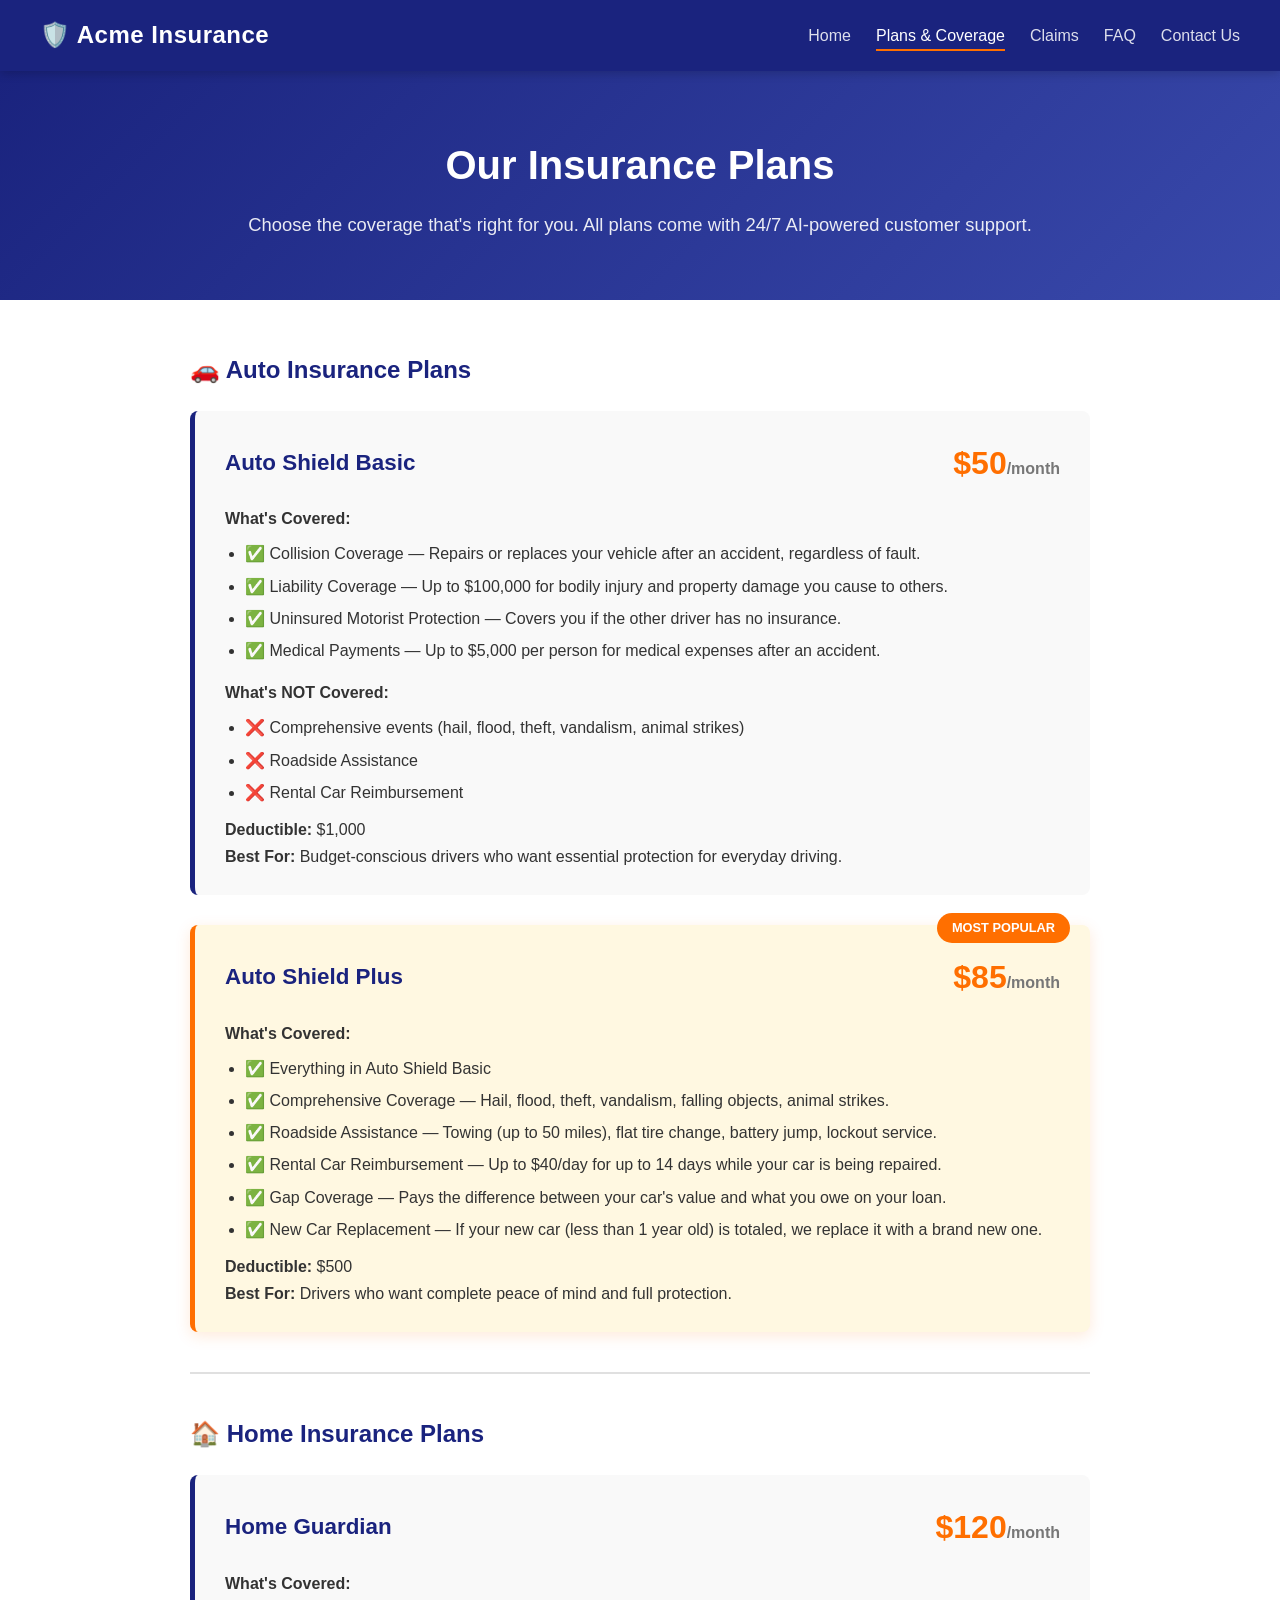
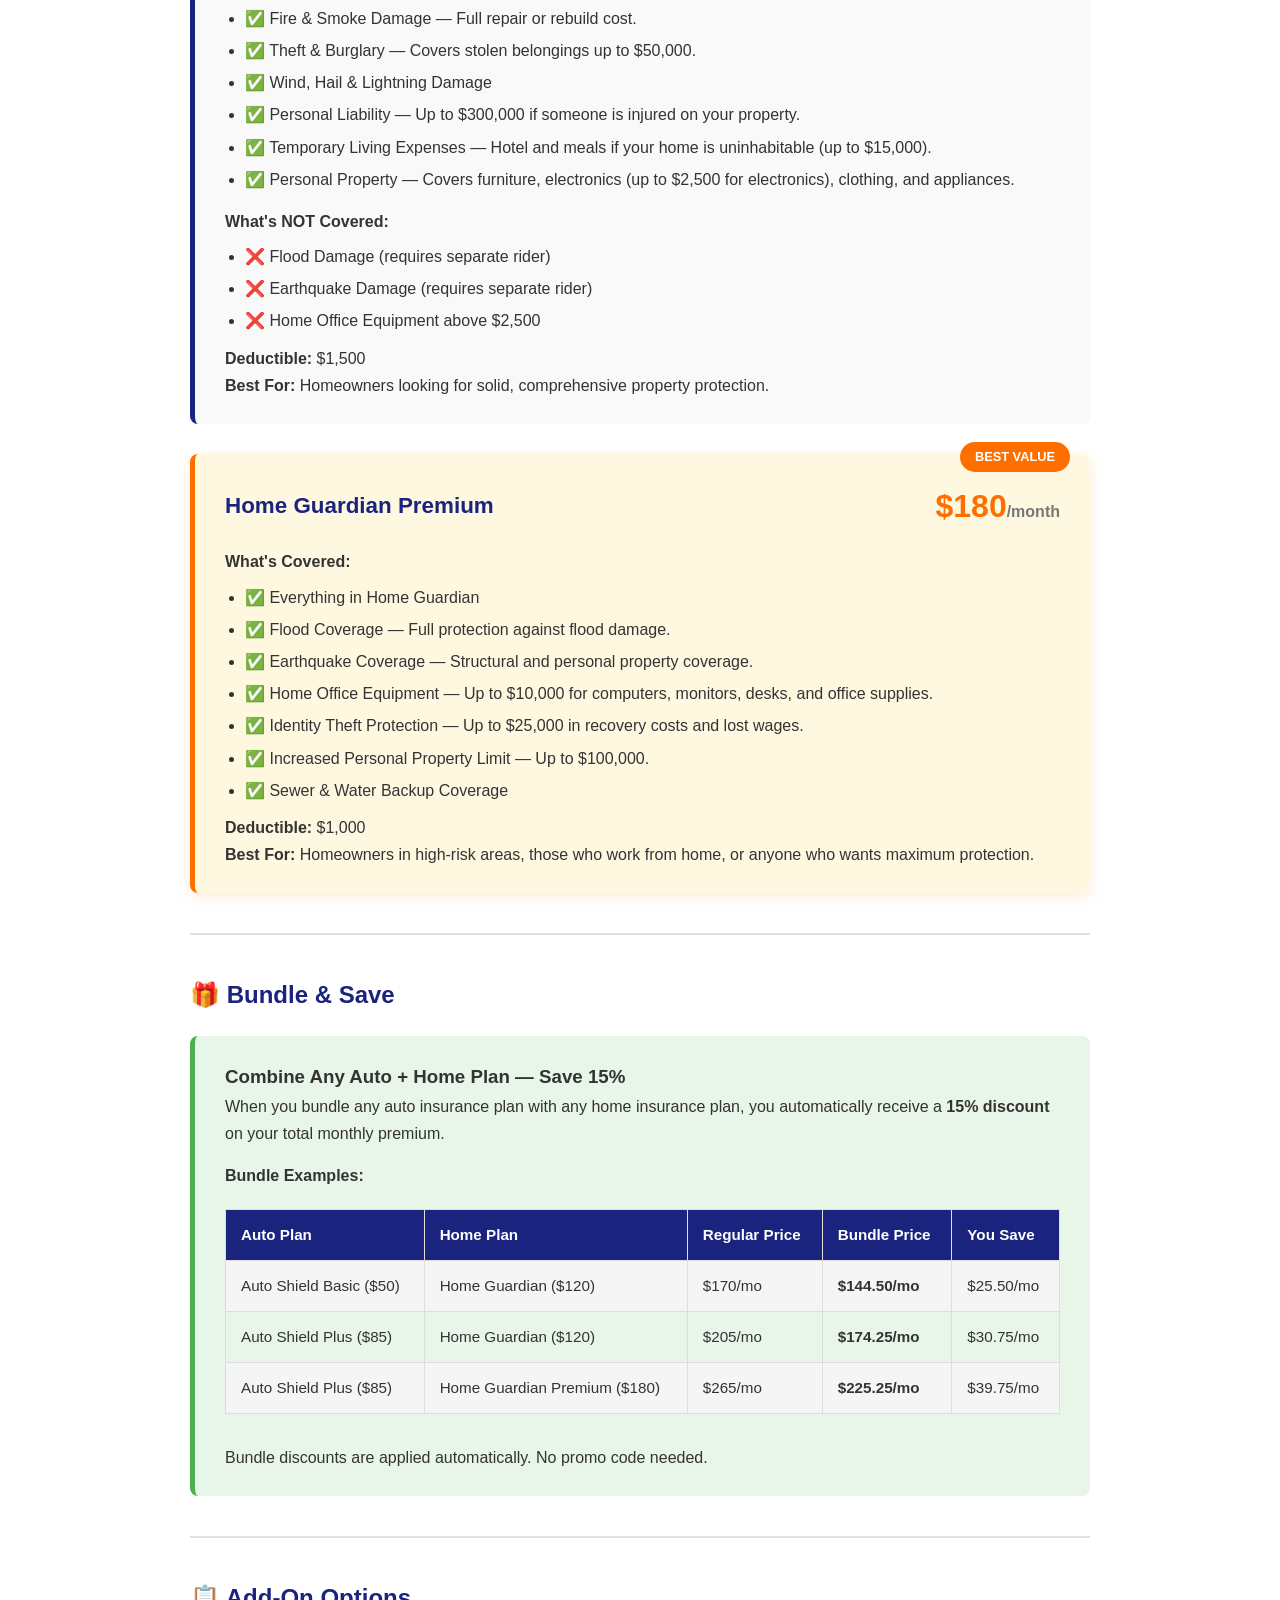
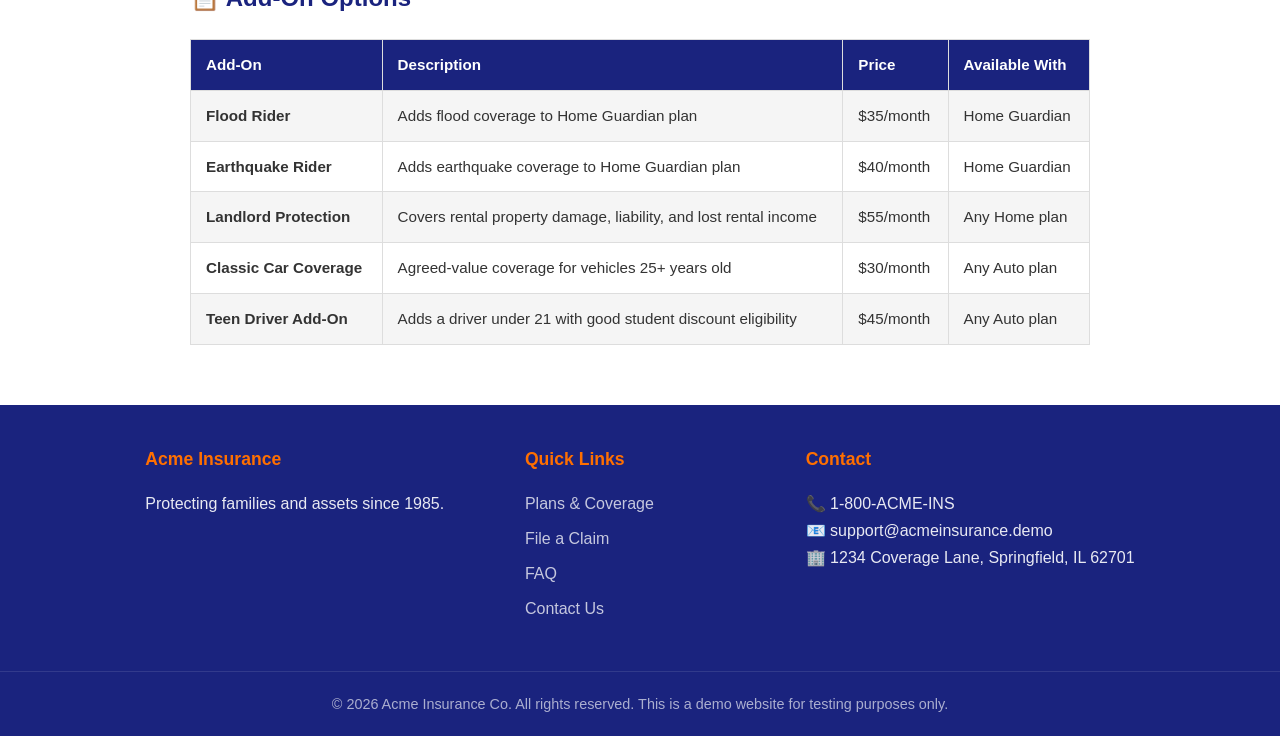
<file: plans.html>
<!DOCTYPE html>
<html lang="en">
<head>
    <meta charset="UTF-8">
    <meta name="viewport" content="width=device-width, initial-scale=1.0">
    <title>Acme Insurance - Plans &amp; Coverage</title>
    <link rel="stylesheet" href="style.css">
</head>
<body>

    <!-- Navigation -->
    <nav>
        <div class="logo">🛡️ Acme Insurance</div>
        <ul>
            <li><a href="index.html">Home</a></li>
            <li><a href="plans.html" class="active">Plans &amp; Coverage</a></li>
            <li><a href="claims.html">Claims</a></li>
            <li><a href="faq.html">FAQ</a></li>
            <li><a href="contact.html">Contact Us</a></li>
        </ul>
    </nav>

    <!-- Page Header -->
    <div class="page-header">
        <h1>Our Insurance Plans</h1>
        <p>Choose the coverage that's right for you. All plans come with 24/7 AI-powered customer support.</p>
    </div>

    <!-- Plans Content -->
    <section class="content">

        <h2>🚗 Auto Insurance Plans</h2>

        <div class="plan-card">
            <div class="plan-header">
                <h3>Auto Shield Basic</h3>
                <div class="plan-price">$50<span>/month</span></div>
            </div>
            <div class="plan-body">
                <h4>What's Covered:</h4>
                <ul>
                    <li>✅ Collision Coverage — Repairs or replaces your vehicle after an accident, regardless of fault.</li>
                    <li>✅ Liability Coverage — Up to $100,000 for bodily injury and property damage you cause to others.</li>
                    <li>✅ Uninsured Motorist Protection — Covers you if the other driver has no insurance.</li>
                    <li>✅ Medical Payments — Up to $5,000 per person for medical expenses after an accident.</li>
                </ul>
                <h4>What's NOT Covered:</h4>
                <ul>
                    <li>❌ Comprehensive events (hail, flood, theft, vandalism, animal strikes)</li>
                    <li>❌ Roadside Assistance</li>
                    <li>❌ Rental Car Reimbursement</li>
                </ul>
                <p><strong>Deductible:</strong> $1,000</p>
                <p><strong>Best For:</strong> Budget-conscious drivers who want essential protection for everyday driving.</p>
            </div>
        </div>

        <div class="plan-card featured">
            <div class="plan-badge">MOST POPULAR</div>
            <div class="plan-header">
                <h3>Auto Shield Plus</h3>
                <div class="plan-price">$85<span>/month</span></div>
            </div>
            <div class="plan-body">
                <h4>What's Covered:</h4>
                <ul>
                    <li>✅ Everything in Auto Shield Basic</li>
                    <li>✅ Comprehensive Coverage — Hail, flood, theft, vandalism, falling objects, animal strikes.</li>
                    <li>✅ Roadside Assistance — Towing (up to 50 miles), flat tire change, battery jump, lockout service.</li>
                    <li>✅ Rental Car Reimbursement — Up to $40/day for up to 14 days while your car is being repaired.</li>
                    <li>✅ Gap Coverage — Pays the difference between your car's value and what you owe on your loan.</li>
                    <li>✅ New Car Replacement — If your new car (less than 1 year old) is totaled, we replace it with a brand new one.</li>
                </ul>
                <p><strong>Deductible:</strong> $500</p>
                <p><strong>Best For:</strong> Drivers who want complete peace of mind and full protection.</p>
            </div>
        </div>

        <hr>

        <h2>🏠 Home Insurance Plans</h2>

        <div class="plan-card">
            <div class="plan-header">
                <h3>Home Guardian</h3>
                <div class="plan-price">$120<span>/month</span></div>
            </div>
            <div class="plan-body">
                <h4>What's Covered:</h4>
                <ul>
                    <li>✅ Fire &amp; Smoke Damage — Full repair or rebuild cost.</li>
                    <li>✅ Theft &amp; Burglary — Covers stolen belongings up to $50,000.</li>
                    <li>✅ Wind, Hail &amp; Lightning Damage</li>
                    <li>✅ Personal Liability — Up to $300,000 if someone is injured on your property.</li>
                    <li>✅ Temporary Living Expenses — Hotel and meals if your home is uninhabitable (up to $15,000).</li>
                    <li>✅ Personal Property — Covers furniture, electronics (up to $2,500 for electronics), clothing, and appliances.</li>
                </ul>
                <h4>What's NOT Covered:</h4>
                <ul>
                    <li>❌ Flood Damage (requires separate rider)</li>
                    <li>❌ Earthquake Damage (requires separate rider)</li>
                    <li>❌ Home Office Equipment above $2,500</li>
                </ul>
                <p><strong>Deductible:</strong> $1,500</p>
                <p><strong>Best For:</strong> Homeowners looking for solid, comprehensive property protection.</p>
            </div>
        </div>

        <div class="plan-card featured">
            <div class="plan-badge">BEST VALUE</div>
            <div class="plan-header">
                <h3>Home Guardian Premium</h3>
                <div class="plan-price">$180<span>/month</span></div>
            </div>
            <div class="plan-body">
                <h4>What's Covered:</h4>
                <ul>
                    <li>✅ Everything in Home Guardian</li>
                    <li>✅ Flood Coverage — Full protection against flood damage.</li>
                    <li>✅ Earthquake Coverage — Structural and personal property coverage.</li>
                    <li>✅ Home Office Equipment — Up to $10,000 for computers, monitors, desks, and office supplies.</li>
                    <li>✅ Identity Theft Protection — Up to $25,000 in recovery costs and lost wages.</li>
                    <li>✅ Increased Personal Property Limit — Up to $100,000.</li>
                    <li>✅ Sewer &amp; Water Backup Coverage</li>
                </ul>
                <p><strong>Deductible:</strong> $1,000</p>
                <p><strong>Best For:</strong> Homeowners in high-risk areas, those who work from home, or anyone who wants maximum protection.</p>
            </div>
        </div>

        <hr>

        <h2>🎁 Bundle &amp; Save</h2>

        <div class="plan-card highlight">
            <div class="plan-body">
                <h3>Combine Any Auto + Home Plan — Save 15%</h3>
                <p>When you bundle any auto insurance plan with any home insurance plan, you automatically receive a <strong>15% discount</strong> on your total monthly premium.</p>

                <h4>Bundle Examples:</h4>
                <table>
                    <tr>
                        <th>Auto Plan</th>
                        <th>Home Plan</th>
                        <th>Regular Price</th>
                        <th>Bundle Price</th>
                        <th>You Save</th>
                    </tr>
                    <tr>
                        <td>Auto Shield Basic ($50)</td>
                        <td>Home Guardian ($120)</td>
                        <td>$170/mo</td>
                        <td><strong>$144.50/mo</strong></td>
                        <td>$25.50/mo</td>
                    </tr>
                    <tr>
                        <td>Auto Shield Plus ($85)</td>
                        <td>Home Guardian ($120)</td>
                        <td>$205/mo</td>
                        <td><strong>$174.25/mo</strong></td>
                        <td>$30.75/mo</td>
                    </tr>
                    <tr>
                        <td>Auto Shield Plus ($85)</td>
                        <td>Home Guardian Premium ($180)</td>
                        <td>$265/mo</td>
                        <td><strong>$225.25/mo</strong></td>
                        <td>$39.75/mo</td>
                    </tr>
                </table>

                <p>Bundle discounts are applied automatically. No promo code needed.</p>
            </div>
        </div>

        <hr>

        <h2>📋 Add-On Options</h2>

        <table>
            <tr>
                <th>Add-On</th>
                <th>Description</th>
                <th>Price</th>
                <th>Available With</th>
            </tr>
            <tr>
                <td><strong>Flood Rider</strong></td>
                <td>Adds flood coverage to Home Guardian plan</td>
                <td>$35/month</td>
                <td>Home Guardian</td>
            </tr>
            <tr>
                <td><strong>Earthquake Rider</strong></td>
                <td>Adds earthquake coverage to Home Guardian plan</td>
                <td>$40/month</td>
                <td>Home Guardian</td>
            </tr>
            <tr>
                <td><strong>Landlord Protection</strong></td>
                <td>Covers rental property damage, liability, and lost rental income</td>
                <td>$55/month</td>
                <td>Any Home plan</td>
            </tr>
            <tr>
                <td><strong>Classic Car Coverage</strong></td>
                <td>Agreed-value coverage for vehicles 25+ years old</td>
                <td>$30/month</td>
                <td>Any Auto plan</td>
            </tr>
            <tr>
                <td><strong>Teen Driver Add-On</strong></td>
                <td>Adds a driver under 21 with good student discount eligibility</td>
                <td>$45/month</td>
                <td>Any Auto plan</td>
            </tr>
        </table>

    </section>

    <!-- Footer -->
    <footer>
        <div class="footer-content">
            <div class="footer-section">
                <h4>Acme Insurance</h4>
                <p>Protecting families and assets since 1985.</p>
            </div>
            <div class="footer-section">
                <h4>Quick Links</h4>
                <ul>
                    <li><a href="plans.html">Plans &amp; Coverage</a></li>
                    <li><a href="claims.html">File a Claim</a></li>
                    <li><a href="faq.html">FAQ</a></li>
                    <li><a href="contact.html">Contact Us</a></li>
                </ul>
            </div>
            <div class="footer-section">
                <h4>Contact</h4>
                <p>📞 1-800-ACME-INS</p>
                <p>📧 support@acmeinsurance.demo</p>
                <p>🏢 1234 Coverage Lane, Springfield, IL 62701</p>
            </div>
        </div>
        <div class="footer-bottom">
            <p>&copy; 2026 Acme Insurance Co. All rights reserved. This is a demo website for testing purposes only.</p>
        </div>
    </footer>

</body>
</html>
</file>
<file: style.css>
/* ===========================
   ACME INSURANCE - STYLESHEET
   =========================== */

/* Reset & Base */
* {
    margin: 0;
    padding: 0;
    box-sizing: border-box;
}

body {
    font-family: 'Segoe UI', Tahoma, Geneva, Verdana, sans-serif;
    color: #333;
    line-height: 1.7;
    background: #ffffff;
}

a {
    color: #1a73e8;
    text-decoration: none;
}

a:hover {
    text-decoration: underline;
}

hr {
    border: none;
    border-top: 2px solid #e0e0e0;
    margin: 40px 0;
}

/* ===========================
   NAVIGATION
   =========================== */

nav {
    background: #1a237e;
    color: white;
    display: flex;
    justify-content: space-between;
    align-items: center;
    padding: 15px 40px;
    flex-wrap: wrap;
    position: sticky;
    top: 0;
    z-index: 1000;
    box-shadow: 0 2px 10px rgba(0,0,0,0.2);
}

nav .logo {
    font-size: 1.5em;
    font-weight: bold;
    letter-spacing: 0.5px;
}

nav ul {
    list-style: none;
    display: flex;
    gap: 25px;
    flex-wrap: wrap;
}

nav ul li a {
    color: rgba(255,255,255,0.85);
    text-decoration: none;
    font-weight: 500;
    padding: 5px 0;
    transition: color 0.3s;
}

nav ul li a:hover,
nav ul li a.active {
    color: #ffffff;
    border-bottom: 2px solid #ff6f00;
    text-decoration: none;
}

/* ===========================
   HERO SECTION
   =========================== */

.hero {
    background: linear-gradient(135deg, #1a237e 0%, #283593 50%, #3949ab 100%);
    color: white;
    text-align: center;
    padding: 100px 20px;
}

.hero h1 {
    font-size: 3em;
    margin-bottom: 15px;
    font-weight: 700;
}

.hero p {
    font-size: 1.3em;
    margin-bottom: 30px;
    max-width: 600px;
    margin-left: auto;
    margin-right: auto;
    opacity: 0.9;
}

.btn {
    display: inline-block;
    background: #ff6f00;
    color: white;
    padding: 14px 35px;
    text-decoration: none;
    border-radius: 5px;
    font-weight: bold;
    font-size: 1em;
    margin: 5px 10px;
    transition: background 0.3s, transform 0.2s;
}

.btn:hover {
    background: #e65100;
    transform: translateY(-2px);
    text-decoration: none;
}

.btn-secondary {
    background: transparent;
    border: 2px solid white;
}

.btn-secondary:hover {
    background: rgba(255,255,255,0.15);
}

/* ===========================
   PAGE HEADER
   =========================== */

.page-header {
    background: linear-gradient(135deg, #1a237e, #3949ab);
    color: white;
    text-align: center;
    padding: 60px 20px;
}

.page-header h1 {
    font-size: 2.5em;
    margin-bottom: 10px;
}

.page-header p {
    font-size: 1.15em;
    opacity: 0.9;
}

/* ===========================
   FEATURES / CARDS
   =========================== */

.features {
    display: flex;
    justify-content: center;
    gap: 30px;
    padding: 60px 30px;
    flex-wrap: wrap;
    background: #f5f5f5;
}

.card {
    background: white;
    padding: 35px 30px;
    border-radius: 12px;
    box-shadow: 0 4px 15px rgba(0,0,0,0.08);
    max-width: 320px;
    text-align: center;
    transition: transform 0.3s, box-shadow 0.3s;
}

.card:hover {
    transform: translateY(-5px);
    box-shadow: 0 8px 25px rgba(0,0,0,0.12);
}

.card-icon {
    font-size: 3em;
    margin-bottom: 15px;
}

.card h3 {
    margin-bottom: 10px;
    color: #1a237e;
    font-size: 1.3em;
}

.card p {
    color: #555;
    margin-bottom: 15px;
}

.card a {
    font-weight: 600;
    color: #ff6f00;
}

/* ===========================
   WHY CHOOSE US
   =========================== */

.why-us {
    padding: 60px 30px;
    text-align: center;
    max-width: 1100px;
    margin: 0 auto;
}

.why-us h2 {
    font-size: 2em;
    color: #1a237e;
    margin-bottom: 40px;
}

.why-us-grid {
    display: grid;
    grid-template-columns: repeat(auto-fit, minmax(250px, 1fr));
    gap: 25px;
}

.why-item {
    background: #f9f9f9;
    padding: 25px;
    border-radius: 10px;
    text-align: left;
}

.why-item h4 {
    color: #1a237e;
    margin-bottom: 8px;
    font-size: 1.1em;
}

.why-item p {
    color: #555;
    font-size: 0.95em;
}

/* ===========================
   TESTIMONIALS
   =========================== */

.testimonials {
    background: #e8eaf6;
    padding: 60px 30px;
    text-align: center;
}

.testimonials h2 {
    font-size: 2em;
    color: #1a237e;
    margin-bottom: 40px;
}

.testimonial-grid {
    display: flex;
    justify-content: center;
    gap: 25px;
    flex-wrap: wrap;
    max-width: 1100px;
    margin: 0 auto;
}

.testimonial {
    background: white;
    padding: 30px;
    border-radius: 10px;
    max-width: 320px;
    box-shadow: 0 2px 10px rgba(0,0,0,0.06);
    text-align: left;
    border-left: 4px solid #ff6f00;
}

.testimonial p {
    font-style: italic;
    color: #555;
    margin-bottom: 15px;
}

.testimonial strong {
    color: #1a237e;
}

/* ===========================
   CONTENT PAGES
   =========================== */

.content {
    max-width: 950px;
    margin: 50px auto;
    padding: 0 25px;
}

.content h1 {
    color: #1a237e;
    margin-bottom: 30px;
    border-bottom: 3px solid #ff6f00;
    padding-bottom: 10px;
    font-size: 2em;
}

.content h2 {
    color: #1a237e;
    margin-top: 35px;
    margin-bottom: 20px;
    font-size: 1.5em;
}

.content ul, .content ol {
    margin-left: 25px;
    margin-bottom: 15px;
}

.content li {
    margin-bottom: 5px;
}

/* ===========================
   PLAN CARDS
   =========================== */

.plan-card {
    background: #f9f9f9;
    border-left: 5px solid #1a237e;
    padding: 25px 30px;
    margin-bottom: 30px;
    border-radius: 8px;
    position: relative;
}

.plan-card.featured {
    border-left-color: #ff6f00;
    background: #fff8e1;
    box-shadow: 0 4px 15px rgba(255, 111, 0, 0.15);
}

.plan-card.highlight {
    border-left-color: #4caf50;
    background: #e8f5e9;
}

.plan-badge {
    position: absolute;
    top: -12px;
    right: 20px;
    background: #ff6f00;
    color: white;
    padding: 4px 15px;
    border-radius: 20px;
    font-size: 0.8em;
    font-weight: bold;
}

.plan-header {
    display: flex;
    justify-content: space-between;
    align-items: center;
    flex-wrap: wrap;
    margin-bottom: 15px;
}

.plan-header h3 {
    color: #1a237e;
    font-size: 1.4em;
    margin: 0;
}

.plan-price {
    font-size: 2em;
    font-weight: bold;
    color: #ff6f00;
}

.plan-price span {
    font-size: 0.5em;
    color: #777;
}

.plan-body h4 {
    color: #333;
    margin-top: 15px;
    margin-bottom: 8px;
}

.plan-body ul {
    margin-left: 20px;
    margin-bottom: 10px;
}

/* ===========================
   STEPS
   =========================== */

.steps {
    margin-bottom: 30px;
}

.step {
    display: flex;
    gap: 20px;
    background: #f5f5f5;
    padding: 20px 25px;
    margin-bottom: 15px;
    border-radius: 8px;
    align-items: flex-start;
}

.step-number {
    background: #1a237e;
    color: white;
    width: 40px;
    height: 40px;
    border-radius: 50%;
    display: flex;
    align-items: center;
    justify-content: center;
    font-weight: bold;
    font-size: 1.2em;
    flex-shrink: 0;
}

.step-content h3 {
    color: #1a237e;
    margin-bottom: 8px;
}

.step-content ul {
    margin-left: 20px;
}

/* ===========================
   FAQ ITEMS
   =========================== */

.faq-item {
    background: #f9f9f9;
    padding: 20px 25px;
    margin-bottom: 15px;
    border-radius: 8px;
    border-left: 4px solid #4a90d9;
}

.faq-item h3 {
    color: #1a237e;
    margin-bottom: 8px;
    font-size: 1.1em;
}

.faq-item ul, .faq-item ol {
    margin-left: 20px;
    margin-top: 8px;
}

/* ===========================
   GUIDELINES
   =========================== */

.guidelines {
    display: grid;
    grid-template-columns: repeat(auto-fit, minmax(300px, 1fr));
    gap: 20px;
}

.guideline-item {
    background: #fff3e0;
    padding: 20px;
    border-radius: 8px;
    border-left: 4px solid #ff6f00;
}

.guideline-item h4 {
    color: #e65100;
    margin-bottom: 8px;
}

/* ===========================
   CONTACT GRID
   =========================== */

.contact-grid {
    display: grid;
    grid-template-columns: repeat(auto-fit, minmax(280px, 1fr));
    gap: 25px;
    margin-bottom: 30px;
}

.contact-card {
    background: #f9f9f9;
    padding: 30px;
    border-radius: 10px;
    border-top: 4px solid #1a237e;
}

.contact-icon {
    font-size: 2.5em;
    margin-bottom: 15px;
}

.contact-card h3 {
    color: #1a237e;
    margin-bottom: 12px;
}

.contact-card h4 {
    margin-top: 15px;
    margin-bottom: 5px;
    color: #333;
}

.contact-card ul {
    margin-left: 20px;
}

/* ===========================
   TABLES
   =========================== */

table {
    width: 100%;
    border-collapse: collapse;
    margin: 20px 0 30px 0;
    font-size: 0.95em;
}

table th, table td {
    border: 1px solid #ddd;
    padding: 12px 15px;
    text-align: left;
}

table th {
    background: #1a237e;
    color: white;
    font-weight: 600;
}

table tr:nth-child(even) {
    background: #f5f5f5;
}

table tr:hover {
    background: #e8eaf6;
}

/* ===========================
   FOOTER
   =========================== */

footer {
    background: #1a237e;
    color: rgba(255,255,255,0.9);
    margin-top: 60px;
}

.footer-content {
    display: flex;
    justify-content: space-around;
    flex-wrap: wrap;
    padding: 40px 30px;
    max-width: 1100px;
    margin: 0 auto;
    gap: 30px;
}

.footer-section {
    min-width: 200px;
}

.footer-section h4 {
    margin-bottom: 15px;
    font-size: 1.1em;
    color: #ff6f00;
}

.footer-section ul {
    list-style: none;
}

.footer-section ul li {
    margin-bottom: 8px;
}

.footer-section ul li a {
    color: rgba(255,255,255,0.75);
    text-decoration: none;
}

.footer-section ul li a:hover {
    color: white;
    text-decoration: underline;
}

.footer-bottom {
    text-align: center;
    padding: 20px;
    border-top: 1px solid rgba(255,255,255,0.15);
    font-size: 0.9em;
    opacity: 0.7;
}

/* ===========================
   RESPONSIVE DESIGN
   =========================== */

@media (max-width: 768px) {
    nav {
        flex-direction: column;
        gap: 10px;
        padding: 15px 20px;
    }

    nav ul {
        gap: 15px;
        justify-content: center;
    }

    .hero h1 {
        font-size: 2em;
    }

    .hero p {
        font-size: 1em;
    }

    .page-header h1 {
        font-size: 1.8em;
    }

    .plan-header {
        flex-direction: column;
        gap: 5px;
    }

    .step {
        flex-direction: column;
        align-items: flex-start;
    }

    .features {
        padding: 30px 15px;
    }

    .content {
        padding: 0 15px;
    }

    table {
        font-size: 0.85em;
    }

    table th, table td {
        padding: 8px 10px;
    }

    .footer-content {
        flex-direction: column;
        align-items: center;
        text-align: center;
    }
}
</file>
